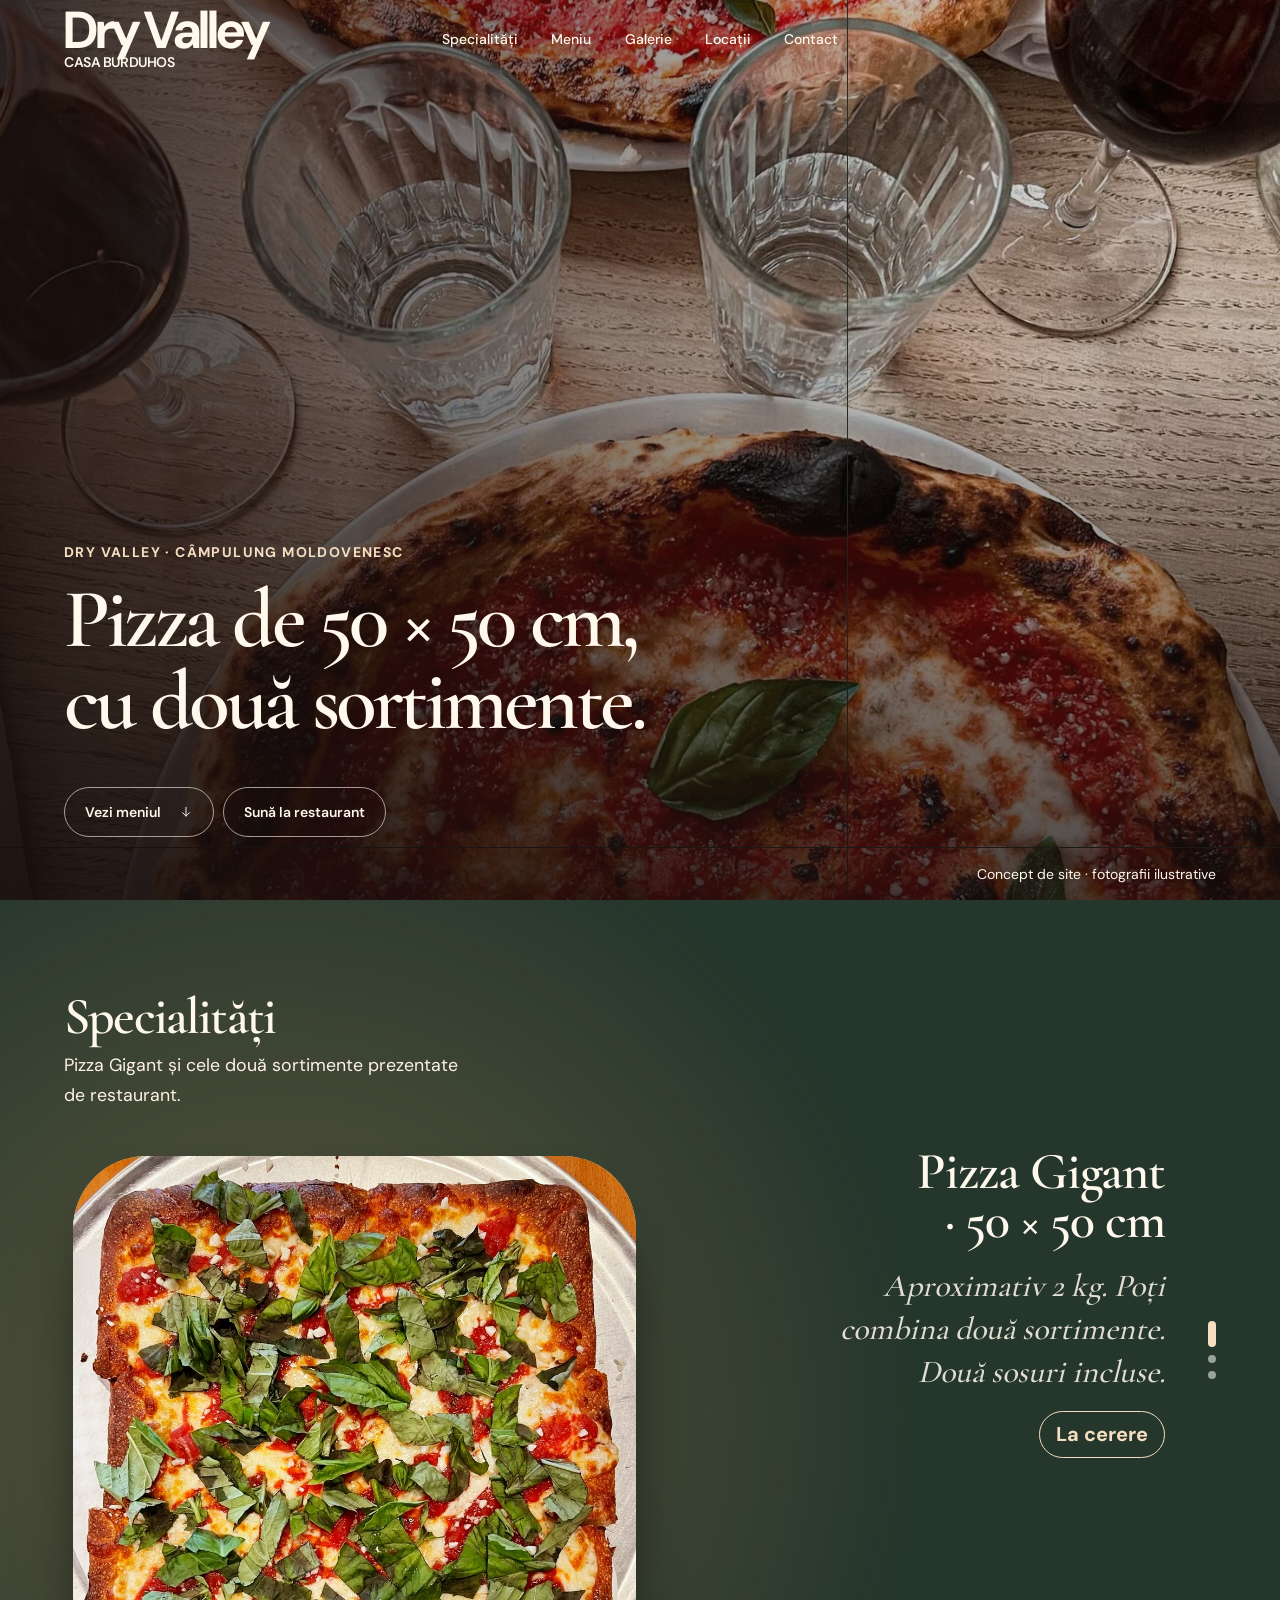
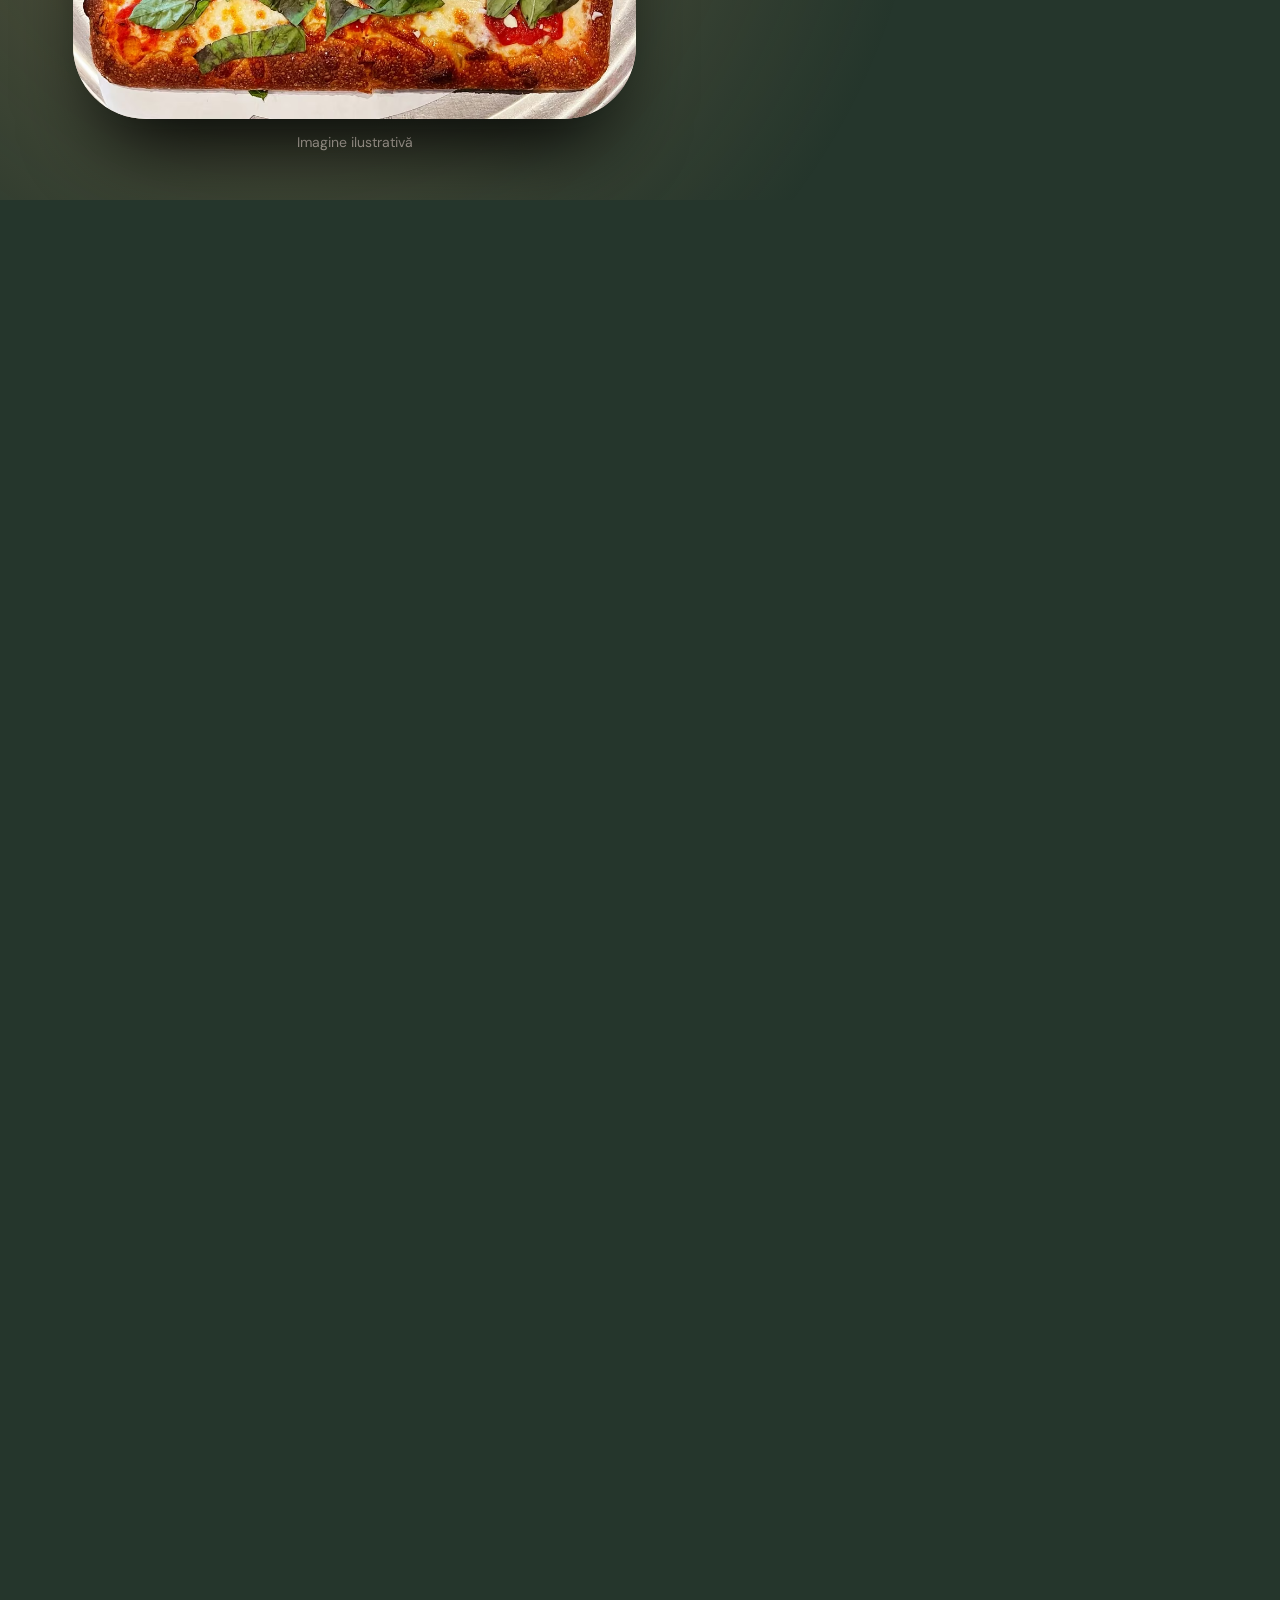
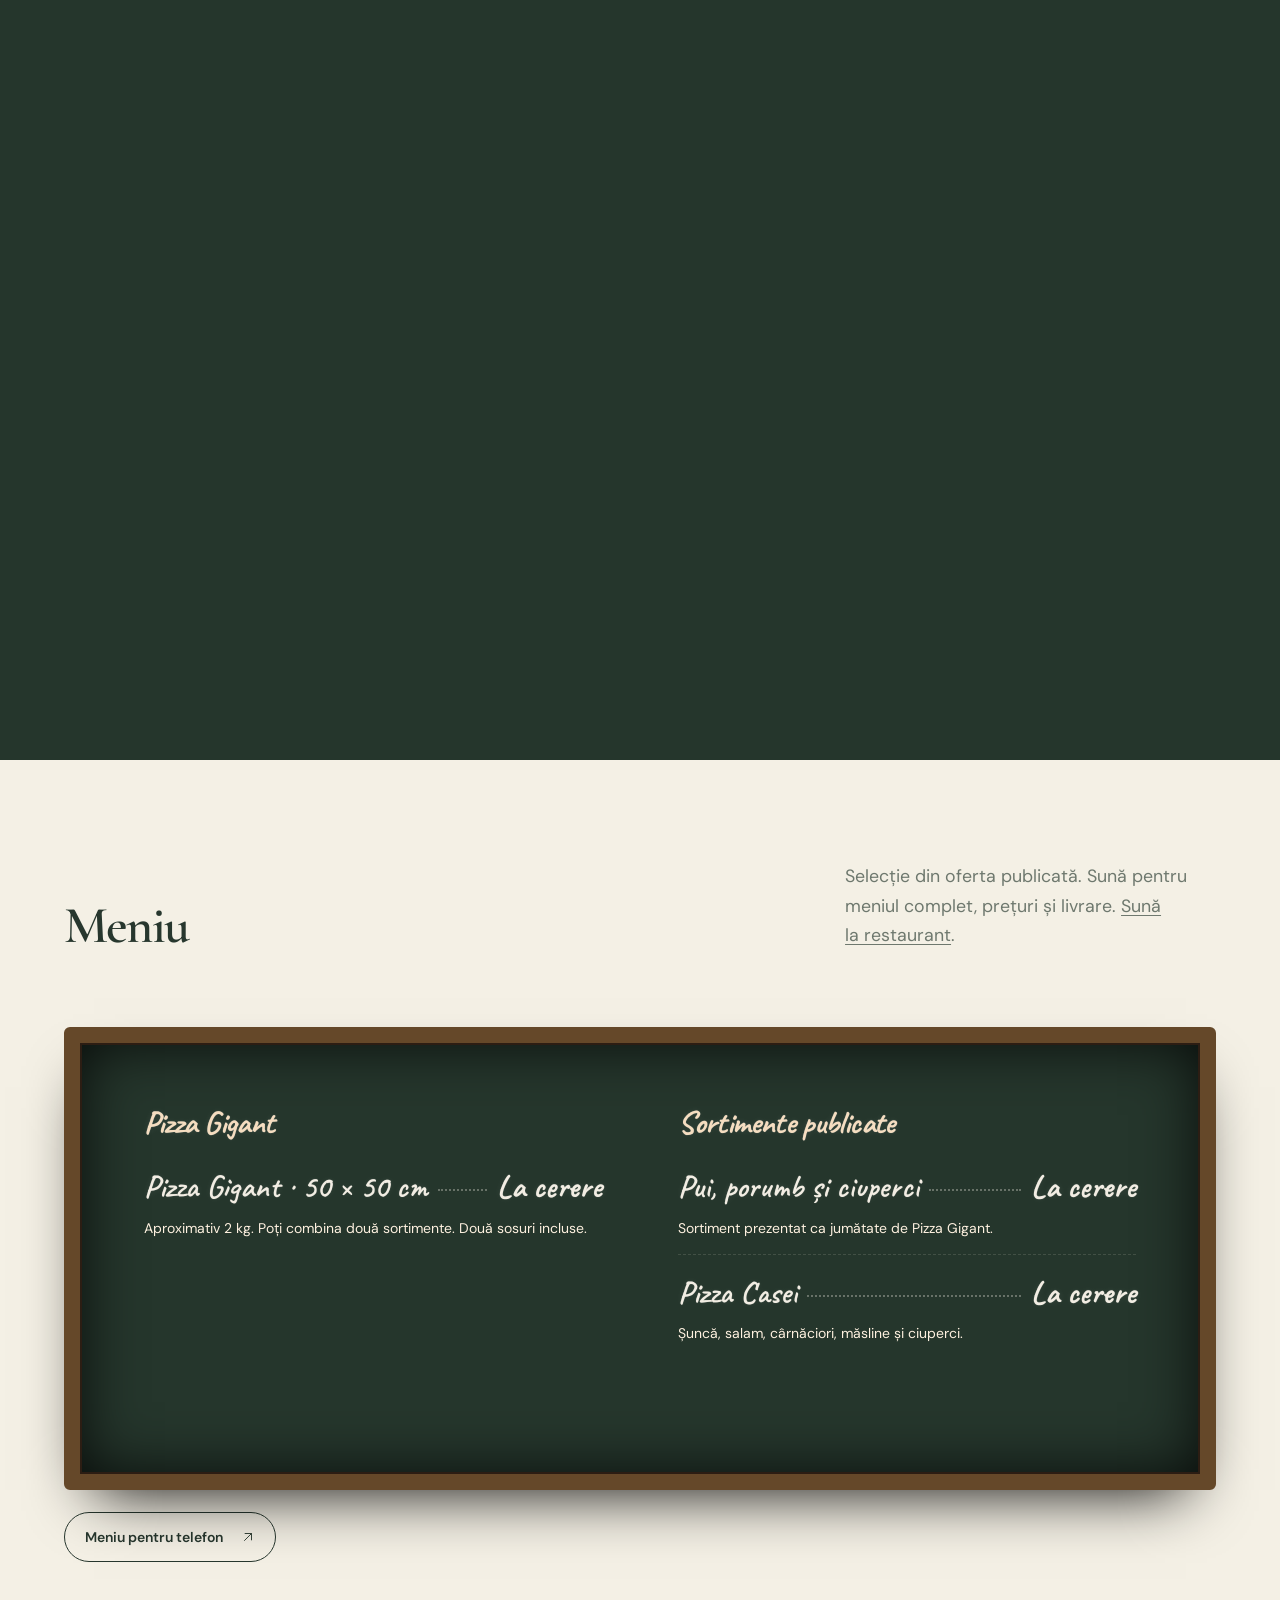
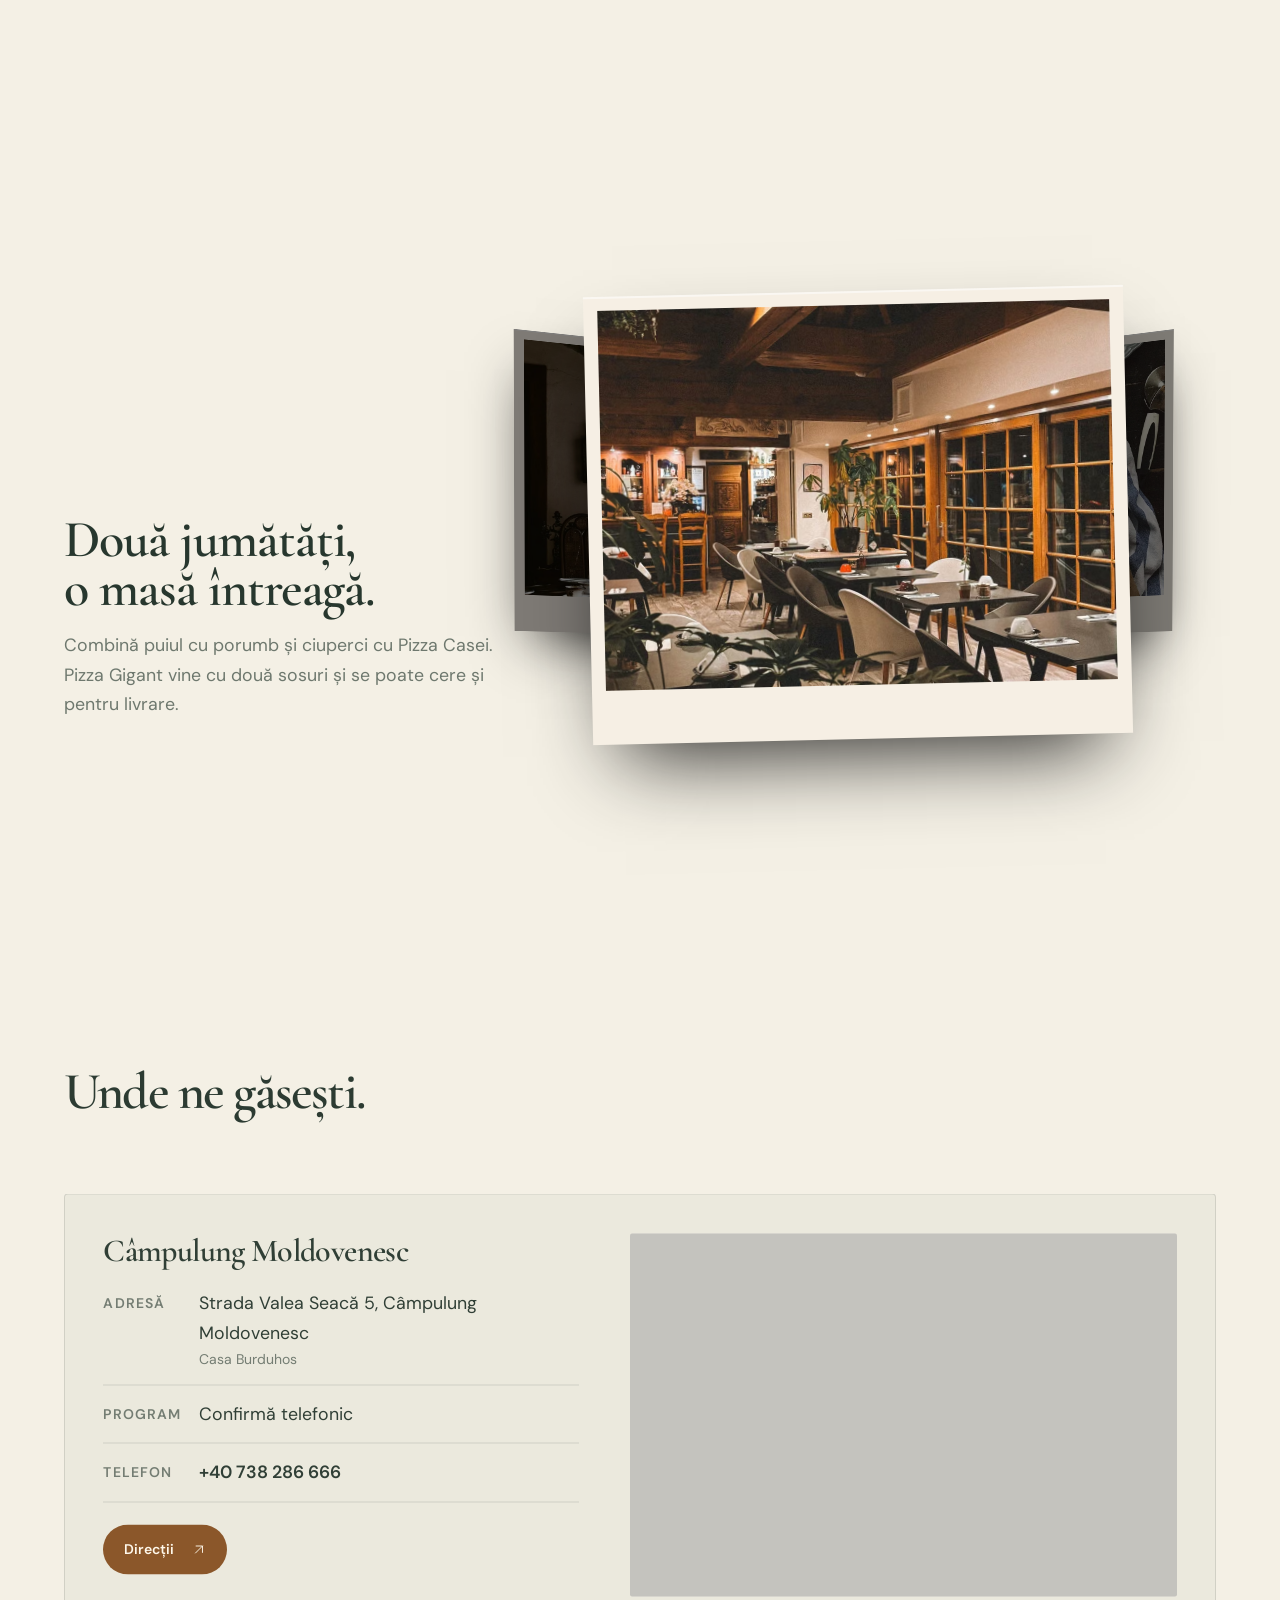
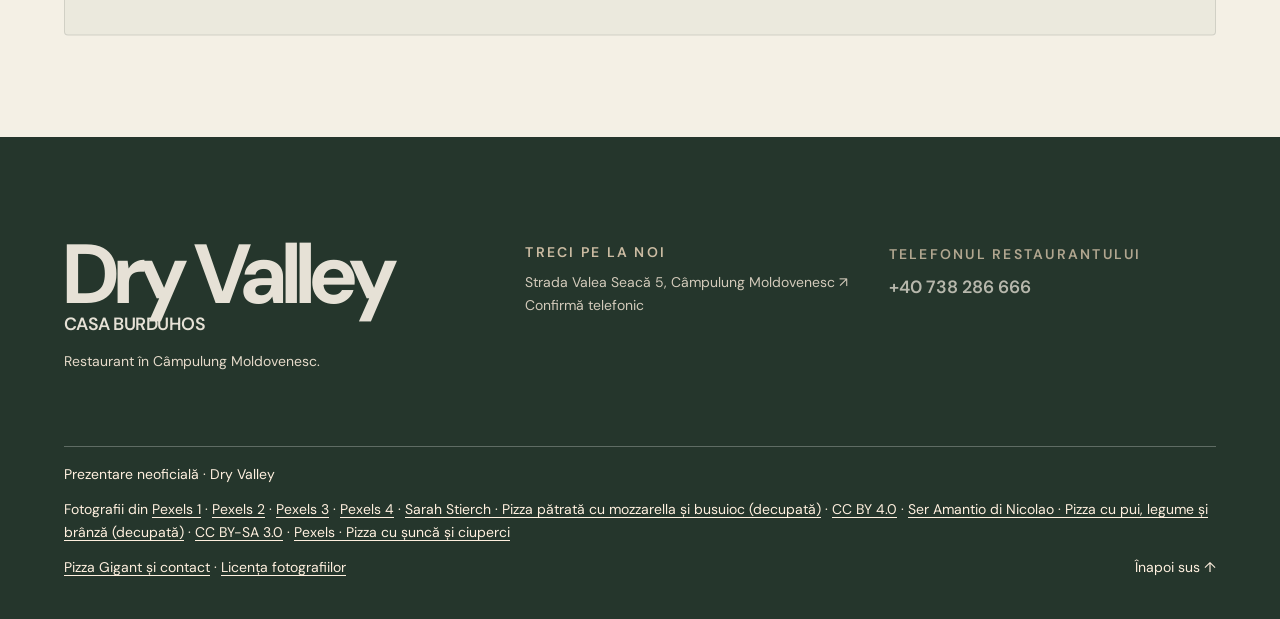
<file: index.html>
<!doctype html>
<html lang="ro">
<head>
  <meta charset="utf-8">
  <meta name="robots" content="noindex, nofollow">
  <script>document.documentElement.classList.add("js")</script>
  <meta name="viewport" content="width=device-width, initial-scale=1">
  <title>Dry Valley · Restaurant în Câmpulung Moldovenesc</title>
  <meta name="description" content="Dry Valley, restaurantul pensiunilor Casa Burduhos. Pizza Gigant cu două sortimente, pe Strada Valea Seacă 5 din Câmpulung Moldovenesc.">
  <meta name="theme-color" content="#f4f0e5">
  <meta name="color-scheme" content="only light">
  <meta name="darkreader-lock">
  <meta property="og:type" content="website">
  <meta property="og:locale" content="ro_RO">
  <meta property="og:title" content="Dry Valley · Restaurant în Câmpulung Moldovenesc">
  <meta property="og:description" content="Dry Valley, restaurantul pensiunilor Casa Burduhos. Pizza Gigant cu două sortimente, pe Strada Valea Seacă 5 din Câmpulung Moldovenesc.">
  <meta property="og:image" content="https://cojocariuemilian73.github.io/dry-valley-campulung/assets/img/restaurant/share.jpg">
  <meta property="og:image:width" content="1200">
  <meta property="og:image:height" content="630">
  <meta property="og:image:alt" content="Două pizza pe o masă de restaurant · Imagine ilustrativă">
  <meta name="twitter:card" content="summary_large_image">
  <link rel="canonical" href="https://cojocariuemilian73.github.io/dry-valley-campulung/"><meta property="og:url" content="https://cojocariuemilian73.github.io/dry-valley-campulung/">
  <link rel="icon" href="assets/img/restaurant/favicon.png" type="image/png" sizes="64x64">
  <link rel="preload" as="image" imagesrcset="assets/img/restaurant/hero-mobil-480.avif 480w, assets/img/restaurant/hero-mobil.avif 780w" imagesizes="100vw" type="image/avif" media="(max-width: 640px)">
  <link rel="preload" as="image" imagesrcset="assets/img/restaurant/hero-480.avif 480w, assets/img/restaurant/hero-960.avif 960w, assets/img/restaurant/hero.avif 1800w" imagesizes="100vw" type="image/avif" media="(min-width: 641px)">
  <link rel="preload" href="assets/fonts/cormorant-ro.woff2" as="font" type="font/woff2" crossorigin>
  <link rel="stylesheet" href="assets/css/style.css?v=f88eb092">
  <link rel="stylesheet" href="assets/css/extra.css?v=a1b1a578">
  
  <link rel="stylesheet" href="assets/css/tema-site.css?v=1feb6f44">
  <script id="program-dorohoi" type="application/json">[]</script>
  <script defer src="assets/js/main.js?v=62276c31" data-motion="assets/js/motion.js?v=0e676cb0"></script>
</head>
<body id="sus">
  <a class="skip-link" href="#continut">Sari la conținut</a>
  <header class="site-header">
    <div class="header-inner">
      <a class="wordmark" href="#sus"><span>Dry Valley</span><small>CASA BURDUHOS</small></a>
      <button type="button" class="nav-toggle" aria-haspopup="dialog" aria-controls="navigatie-mobila" hidden>Meniu <span aria-hidden="true"></span></button>
      <nav class="desktop-nav" aria-label="Navigare principală"><a href="#specialitati">Specialități</a><a href="#meniu">Meniu</a><a href="#atelier">Galerie</a><a href="#locatii">Locații</a><a href="#contact">Contact</a></nav>
    </div>
  </header>
  <dialog class="mobile-nav" id="navigatie-mobila" aria-label="Navigare mobilă">
    <div class="mobile-nav-head">
      <span class="wordmark" aria-hidden="true"><span>Dry Valley</span><small>CASA BURDUHOS</small></span>
      <form method="dialog"><button class="close-button" aria-label="Închide meniul" autofocus>×</button></form>
    </div>
    <nav aria-label="Navigare principală"><a href="#specialitati">Specialități</a><a href="#meniu">Meniu</a><a href="#atelier">Galerie</a><a href="#locatii">Locații</a><a href="#contact">Contact</a></nav>
    <a class="button button-dark" href="https://www.google.com/maps/dir/?api=1&amp;destination=Strada%20Valea%20Seac%C4%83%205%2C%20C%C3%A2mpulung%20Moldovenesc">Cum ajungi <span aria-hidden="true">↗</span></a>
  </dialog>

  <main id="continut" tabindex="-1">
    <section class="hero" aria-labelledby="hero-title">
      <div class="hero-main">
        <div class="hero-media">
          <picture class="hero-photo">
            <source media="(max-width: 640px)" type="image/avif" srcset="assets/img/restaurant/hero-mobil-480.avif 480w, assets/img/restaurant/hero-mobil.avif 780w" sizes="100vw" width="780" height="1040">
            <source media="(max-width: 640px)" type="image/webp" srcset="assets/img/restaurant/hero-mobil-480.webp 480w, assets/img/restaurant/hero-mobil.webp 780w" sizes="100vw" width="780" height="1040">
            <source type="image/avif" srcset="assets/img/restaurant/hero-480.avif 480w, assets/img/restaurant/hero-960.avif 960w, assets/img/restaurant/hero.avif 1800w" sizes="100vw"><img src="assets/img/restaurant/hero.webp" srcset="assets/img/restaurant/hero-480.webp 480w, assets/img/restaurant/hero-960.webp 960w, assets/img/restaurant/hero.webp 1800w" sizes="100vw" width="1800" height="1080" alt="Imagine ilustrativă. Două pizza pe o masă de restaurant" fetchpriority="high">
          </picture>
        </div>
        <div class="hero-copy">
          <p class="preview-kicker">Dry Valley · Câmpulung Moldovenesc</p>
          <h1 id="hero-title" data-keys="">Pizza de 50 × 50 cm,<br> cu două sortimente.</h1>
          <div class="hero-actions">
            <a class="button button-ghost" href="#meniu">Vezi meniul <svg class="arrow-icon" viewBox="0 0 24 24" fill="none" stroke="currentColor" stroke-width="1.6" stroke-linecap="round" stroke-linejoin="round" aria-hidden="true"><path d="M12 4v15m-6-6 6 6 6-6"/></svg></a>
            <a class="button button-ghost" href="tel:+40738286666">Sună la restaurant</a>
          </div>
        </div>
        <p class="preview-mark">Concept de site · fotografii ilustrative</p>
      </div>
    </section>

    <section class="specials" id="specialitati" aria-labelledby="specials-title"><div class="specials-track" style="--count:3"><div class="specials-sticky"><div class="shell specials-inner"><div class="specials-head"><h2 id="specials-title">Specialități</h2><p>Pizza Gigant și cele două sortimente prezentate de restaurant.</p></div><div class="specials-stage"><svg class="steam" viewBox="0 0 120 160" aria-hidden="true"><path d="M40 150c-14-20 14-34 0-56s12-36 0-60"/><path d="M62 150c-14-22 16-36 0-60s12-34 2-62"/><path d="M84 150c-12-18 12-32 0-52s10-30 0-52"/></svg><ul class="special-list"><li class="special" style="--i:0;--tint-own:#cd9c64" data-tint="#cd9c64"><div class="special-visual"><div class="special-photo"><picture><source type="image/avif" srcset="assets/img/restaurant/pizza-gigant-480.avif 480w, assets/img/restaurant/pizza-gigant.avif 1040w" sizes="(min-width: 900px) 46vw, 80vw"><img src="assets/img/restaurant/pizza-gigant.webp" srcset="assets/img/restaurant/pizza-gigant-480.webp 480w, assets/img/restaurant/pizza-gigant.webp 1040w" sizes="(min-width: 900px) 46vw, 80vw" width="1040" height="1040" alt="Imagine ilustrativă. Pizza pătrată cu mozzarella și busuioc" loading="lazy" decoding="async"></picture></div><small class="special-caption">Imagine ilustrativă</small></div><div class="special-copy"><h3>Pizza Gigant · 50 × 50 cm</h3><p>Aproximativ 2 kg. Poți combina două sortimente. Două sosuri incluse.</p><span class="price">La cerere</span></div></li><li class="special" style="--i:1;--tint-own:#b9c181" data-tint="#b9c181"><div class="special-visual"><div class="special-photo"><picture><source type="image/avif" srcset="assets/img/restaurant/pizza-pui-480.avif 480w, assets/img/restaurant/pizza-pui.avif 720w" sizes="(min-width: 900px) 46vw, 80vw"><img src="assets/img/restaurant/pizza-pui.webp" srcset="assets/img/restaurant/pizza-pui-480.webp 480w, assets/img/restaurant/pizza-pui.webp 720w" sizes="(min-width: 900px) 46vw, 80vw" width="720" height="720" alt="Imagine ilustrativă. Pizza cu pui, legume și brânză" loading="lazy" decoding="async"></picture></div><small class="special-caption">Imagine ilustrativă</small></div><div class="special-copy"><h3>Pui, porumb și ciuperci</h3><p>Sortiment prezentat ca jumătate de Pizza Gigant.</p><span class="price">La cerere</span></div></li><li class="special" style="--i:2;--tint-own:#db8d6c" data-tint="#db8d6c"><div class="special-visual"><div class="special-photo"><picture><source type="image/avif" srcset="assets/img/restaurant/pizza-casei-480.avif 480w, assets/img/restaurant/pizza-casei.avif 1040w" sizes="(min-width: 900px) 46vw, 80vw"><img src="assets/img/restaurant/pizza-casei.webp" srcset="assets/img/restaurant/pizza-casei-480.webp 480w, assets/img/restaurant/pizza-casei.webp 1040w" sizes="(min-width: 900px) 46vw, 80vw" width="1040" height="1040" alt="Imagine ilustrativă. Pizza cu șuncă și ciuperci" loading="lazy" decoding="async"></picture></div><small class="special-caption">Imagine ilustrativă</small></div><div class="special-copy"><h3>Pizza Casei</h3><p>Șuncă, salam, cârnăciori, măsline și ciuperci.</p><span class="price">La cerere</span></div></li></ul></div><div class="specials-dots" aria-hidden="true"><span style="--i:0"></span><span style="--i:1"></span><span style="--i:2"></span></div></div></div></div></section>

    <section class="section menu-section" id="meniu" aria-labelledby="menu-title">
      <div class="shell">
        <div class="section-intro">
          <h2 id="menu-title">Meniu</h2>
          <p class="preview-menu-note">Selecție din oferta publicată. Sună pentru meniul complet, prețuri și livrare. <a href="tel:+40738286666">Sună la restaurant</a>.</p>
        </div>
        <div class="chalkboard"><svg class="doodle doodle-cup" viewBox="0 0 120 100"><path pathLength="1" d="M22 40c20 2 40 2 58 0 1 10 1 18-2 26-6 14-48 14-54 0-3-8-3-16-2-26Z"/><path pathLength="1" d="M80 46c16-2 16 20-2 18"/><path pathLength="1" d="M8 84c30 8 74 8 104-1"/><path pathLength="1" d="M42 30c-7-8 7-12 0-21M58 30c-7-8 7-12 0-21"/></svg><svg class="doodle doodle-lemon" viewBox="0 0 100 100"><path pathLength="1" d="M50 8a42 42 0 1 1-.1 0Z"/><path pathLength="1" d="M50 18a32 32 0 1 1-.1 0Z"/><path pathLength="1" d="M50 18v64M18 50h64M27 27l46 46M73 27 27 73"/></svg><div class="board-filters" role="group" aria-label="Filtrează meniul"></div><div class="board-cols"><section class="board-group" data-category="pizza-gigant"><h3>Pizza Gigant</h3><ul class="board-list"><li class="board-item" data-pid="pizza-gigant-50-50-cm" data-tags="" style="view-transition-name: produs-0"><div class="board-line"><span class="board-thumb" aria-hidden="true"><picture><source type="image/avif" srcset="assets/img/restaurant/pizza-gigant-480.avif 480w, assets/img/restaurant/pizza-gigant.avif 1040w" sizes="52px"><img src="assets/img/restaurant/pizza-gigant.webp" srcset="assets/img/restaurant/pizza-gigant-480.webp 480w, assets/img/restaurant/pizza-gigant.webp 1040w" sizes="52px" width="1040" height="1040" alt="Imagine ilustrativă. Pizza pătrată cu mozzarella și busuioc" loading="lazy" decoding="async"></picture></span><h4>Pizza Gigant · 50 × 50 cm</h4><span class="board-dots" aria-hidden="true"></span><span class="board-price">La cerere</span></div><p>Aproximativ 2 kg. Poți combina două sortimente. Două sosuri incluse.</p></li></ul></section><section class="board-group" data-category="sortimente"><h3>Sortimente publicate</h3><ul class="board-list"><li class="board-item" data-pid="pui-porumb-si-ciuperci" data-tags="" style="view-transition-name: produs-1"><div class="board-line"><span class="board-thumb" aria-hidden="true"><picture><source type="image/avif" srcset="assets/img/restaurant/pizza-pui-480.avif 480w, assets/img/restaurant/pizza-pui.avif 720w" sizes="52px"><img src="assets/img/restaurant/pizza-pui.webp" srcset="assets/img/restaurant/pizza-pui-480.webp 480w, assets/img/restaurant/pizza-pui.webp 720w" sizes="52px" width="720" height="720" alt="Imagine ilustrativă. Pizza cu pui, legume și brânză" loading="lazy" decoding="async"></picture></span><h4>Pui, porumb și ciuperci</h4><span class="board-dots" aria-hidden="true"></span><span class="board-price">La cerere</span></div><p>Sortiment prezentat ca jumătate de Pizza Gigant.</p></li><li class="board-item" data-pid="pizza-casei" data-tags="" style="view-transition-name: produs-2"><div class="board-line"><span class="board-thumb" aria-hidden="true"><picture><source type="image/avif" srcset="assets/img/restaurant/pizza-casei-480.avif 480w, assets/img/restaurant/pizza-casei.avif 1040w" sizes="52px"><img src="assets/img/restaurant/pizza-casei.webp" srcset="assets/img/restaurant/pizza-casei-480.webp 480w, assets/img/restaurant/pizza-casei.webp 1040w" sizes="52px" width="1040" height="1040" alt="Imagine ilustrativă. Pizza cu șuncă și ciuperci" loading="lazy" decoding="async"></picture></span><h4>Pizza Casei</h4><span class="board-dots" aria-hidden="true"></span><span class="board-price">La cerere</span></div><p>Șuncă, salam, cârnăciori, măsline și ciuperci.</p></li></ul></section></div><p class="board-empty" hidden>Nimic pe filtrul ăsta. Încearcă altul.</p><p class="sr-only" role="status" aria-live="polite" data-board-status></p></div>
        <p class="preview-qr-link"><a class="button button-outline" href="meniu.html">Meniu pentru telefon <svg class="arrow-icon" viewBox="0 0 24 24" fill="none" stroke="currentColor" stroke-width="1.6" stroke-linecap="round" stroke-linejoin="round" aria-hidden="true"><path d="M6 18 18 6M7 6h11v11"/></svg></a></p>
      </div>
    </section>


    <section class="section wood" id="atelier" aria-labelledby="wood-title">
      <div class="wood-pin">
        <div class="wood-window" aria-hidden="true"><div class="ww-photos"><div class="ww-frame" style="--i:0;--w:1024;--h:760;--rot:-2.2deg;--dx:0px;--dy:0px"><div class="ww-photo"><picture><source type="image/avif" srcset="assets/img/restaurant/table-480.avif 480w, assets/img/restaurant/table.avif 1024w" sizes="(min-width: 900px) 800px, 90vw"><img src="assets/img/restaurant/table.webp" srcset="assets/img/restaurant/table-480.webp 480w, assets/img/restaurant/table.webp 1024w" sizes="(min-width: 900px) 800px, 90vw" width="1024" height="760" alt="Imagine ilustrativă. Interior rustic de restaurant, fotografie ilustrativă" loading="lazy" decoding="async"></picture></div><p class="ww-cap"></p></div><div class="ww-frame" style="--i:1;--w:1024;--h:760;--rot:1.8deg;--dx:26px;--dy:-14px"><div class="ww-photo"><picture><source type="image/avif" srcset="assets/img/restaurant/pizza-480.avif 480w, assets/img/restaurant/pizza.avif 1024w" sizes="(min-width: 900px) 800px, 90vw"><img src="assets/img/restaurant/pizza.webp" srcset="assets/img/restaurant/pizza-480.webp 480w, assets/img/restaurant/pizza.webp 1024w" sizes="(min-width: 900px) 800px, 90vw" width="1024" height="760" alt="Imagine ilustrativă. Pizza servită pe o masă de lemn" loading="lazy" decoding="async"></picture></div><p class="ww-cap"></p></div><div class="ww-frame" style="--i:2;--w:1024;--h:760;--rot:-1.2deg;--dx:-22px;--dy:12px"><div class="ww-photo"><picture><source type="image/avif" srcset="assets/img/restaurant/detail-480.avif 480w, assets/img/restaurant/detail.avif 1024w" sizes="(min-width: 900px) 800px, 90vw"><img src="assets/img/restaurant/detail.webp" srcset="assets/img/restaurant/detail-480.webp 480w, assets/img/restaurant/detail.webp 1024w" sizes="(min-width: 900px) 800px, 90vw" width="1024" height="760" alt="Imagine ilustrativă. Sală de restaurant cu fereastră arcuită, fotografie ilustrativă" loading="lazy" decoding="async"></picture></div><p class="ww-cap"></p></div></div><div class="ww-shade"></div><div class="ww-copy"><p class="ww-title">Două jumătăți,<br> o masă întreagă.</p><p class="ww-text">Combină puiul cu porumb și ciuperci cu Pizza Casei. Pizza Gigant vine cu două sosuri și se poate cere și pentru livrare.</p></div></div>
        <div class="shell wood-layout">
          <div class="wood-head">
            <h2 id="wood-title">Două jumătăți,<br> o masă întreagă.</h2>
            <p>Combină puiul cu porumb și ciuperci cu Pizza Casei. Pizza Gigant vine cu două sosuri și se poate cere și pentru livrare.</p>
          </div>
          <div class="wood-rail" role="region" aria-label="Galerie de imagini ilustrative, derulează spre dreapta" tabindex="0">
            <ul class="wood-strip"><li class="wood-figure is-wide w0"><div class="image-frame"><picture><source type="image/avif" srcset="assets/img/restaurant/table-480.avif 480w, assets/img/restaurant/table.avif 1024w" sizes="(min-width: 900px) 46vh, 78vw"><img src="assets/img/restaurant/table.webp" srcset="assets/img/restaurant/table-480.webp 480w, assets/img/restaurant/table.webp 1024w" sizes="(min-width: 900px) 46vh, 78vw" width="1024" height="760" alt="Imagine ilustrativă. Interior rustic de restaurant, fotografie ilustrativă" loading="lazy" decoding="async"></picture></div></li><li class="wood-figure is-wide w1"><div class="image-frame"><picture><source type="image/avif" srcset="assets/img/restaurant/pizza-480.avif 480w, assets/img/restaurant/pizza.avif 1024w" sizes="(min-width: 900px) 46vh, 78vw"><img src="assets/img/restaurant/pizza.webp" srcset="assets/img/restaurant/pizza-480.webp 480w, assets/img/restaurant/pizza.webp 1024w" sizes="(min-width: 900px) 46vh, 78vw" width="1024" height="760" alt="Imagine ilustrativă. Pizza servită pe o masă de lemn" loading="lazy" decoding="async"></picture></div></li><li class="wood-figure is-wide w2"><div class="image-frame"><picture><source type="image/avif" srcset="assets/img/restaurant/detail-480.avif 480w, assets/img/restaurant/detail.avif 1024w" sizes="(min-width: 900px) 46vh, 78vw"><img src="assets/img/restaurant/detail.webp" srcset="assets/img/restaurant/detail-480.webp 480w, assets/img/restaurant/detail.webp 1024w" sizes="(min-width: 900px) 46vh, 78vw" width="1024" height="760" alt="Imagine ilustrativă. Sală de restaurant cu fereastră arcuită, fotografie ilustrativă" loading="lazy" decoding="async"></picture></div></li></ul>
          </div>
        </div>
      </div>
    </section>

    <section class="section locations" id="locatii" aria-labelledby="locations-title">
      <div class="shell">
        <div class="section-intro">
          <h2 id="locations-title">Unde ne găsești.</h2>
        </div>
        <div class="locations-grid"><article class="location-card" aria-labelledby="loc-campulungsmoldovenesc-1"><h3 id="loc-campulungsmoldovenesc-1">Câmpulung Moldovenesc</h3><dl class="location-facts"><div><dt>Adresă</dt><dd>Strada Valea Seacă 5, Câmpulung Moldovenesc<span>Casa Burduhos</span></dd></div><div><dt>Program</dt><dd>Confirmă telefonic</dd></div><div><dt>Telefon</dt><dd><a class="location-phone" href="tel:+40738286666">+40 738 286 666</a><span class="chips"></span></dd></div></dl><a class="button button-dark" href="https://www.google.com/maps/dir/?api=1&amp;destination=Strada%20Valea%20Seac%C4%83%205%2C%20C%C3%A2mpulung%20Moldovenesc">Direcții <svg class="arrow-icon" viewBox="0 0 24 24" fill="none" stroke="currentColor" stroke-width="1.6" stroke-linecap="round" stroke-linejoin="round" aria-hidden="true"><path d="M6 18 18 6M7 6h11v11"/></svg></a><figure class="location-map" data-lenis-prevent><iframe src="https://www.google.com/maps?q=Strada%20Valea%20Seac%C4%83%205%2C%20C%C3%A2mpulung%20Moldovenesc&amp;z=16&amp;output=embed&amp;hl=ro" title="Hartă: Dry Valley Câmpulung Moldovenesc, Strada Valea Seacă 5" loading="lazy" referrerpolicy="strict-origin-when-cross-origin" allowfullscreen></iframe></figure></article></div>
      </div>
    </section>
  </main>

  <footer class="site-footer" id="contact">
    <div class="shell">
      <div class="footer-grid">
        <div class="footer-brand">
          <a class="wordmark" href="#sus"><span>Dry Valley</span><small>CASA BURDUHOS</small></a>
          <p>Restaurant în Câmpulung Moldovenesc.</p>
          
        </div>
        <div>
          <h2 class="eyebrow">Treci pe la noi</h2>
          <address><a href="https://www.google.com/maps/dir/?api=1&amp;destination=Strada%20Valea%20Seac%C4%83%205%2C%20C%C3%A2mpulung%20Moldovenesc">Strada Valea Seacă 5, Câmpulung Moldovenesc <span aria-hidden="true">↗</span></a></address>
          <p>Confirmă telefonic</p>
        </div>
        <div>
          <h2 class="eyebrow">Telefonul restaurantului</h2>
          <a class="footer-phone" href="tel:+40738286666">+40 738 286 666</a>
          <ul class="contact-links"></ul>
        </div>
      </div>
      <div class="footer-base"><p>Prezentare neoficială · Dry Valley</p><p class="photo-credits">Fotografii din <a href="https://www.pexels.com/photo/12228097/">Pexels 1</a> · <a href="https://www.pexels.com/photo/30457533/">Pexels 2</a> · <a href="https://www.pexels.com/photo/10313199/">Pexels 3</a> · <a href="https://www.pexels.com/photo/16131605/">Pexels 4</a> · <a href="https://commons.wikimedia.org/wiki/File:PizzaLeah_-_2021-10-23_-_Sarah_Stierch_05.jpg">Sarah Stierch · Pizza pătrată cu mozzarella și busuioc (decupată)</a> · <a href="https://creativecommons.org/licenses/by/4.0/">CC BY 4.0</a> · <a href="https://commons.wikimedia.org/wiki/File:8-inch_Spring_Chicken_pizza_from_Ledo_Pizza.jpg">Ser Amantio di Nicolao · Pizza cu pui, legume și brânză (decupată)</a> · <a href="https://creativecommons.org/licenses/by-sa/3.0/">CC BY-SA 3.0</a> · <a href="https://www.pexels.com/photo/12288354/">Pexels · Pizza cu șuncă și ciuperci</a></p><p class="preview-source"><a href="https://www.restaurants10.com/RO/C%C3%A2mpulung-Moldovenesc/107871751480113/Dry-Valley-Casa-Burduhos">Pizza Gigant și contact</a> · <a href="https://www.pexels.com/license/">Licența fotografiilor</a></p><a href="#sus">Înapoi sus <span aria-hidden="true">↑</span></a></div>
    </div>
  </footer>

  <div class="mobile-actions" aria-label="Acțiuni rapide">
    <a href="tel:+40738286666">Sună</a>
    <a href="https://www.google.com/maps/dir/?api=1&amp;destination=Strada%20Valea%20Seac%C4%83%205%2C%20C%C3%A2mpulung%20Moldovenesc">Direcții <span aria-hidden="true">↗</span></a>
  </div>

  
  <script defer src="assets/js/extra.js?v=c9b80ef7"></script>
  
</body>
</html>
</file>
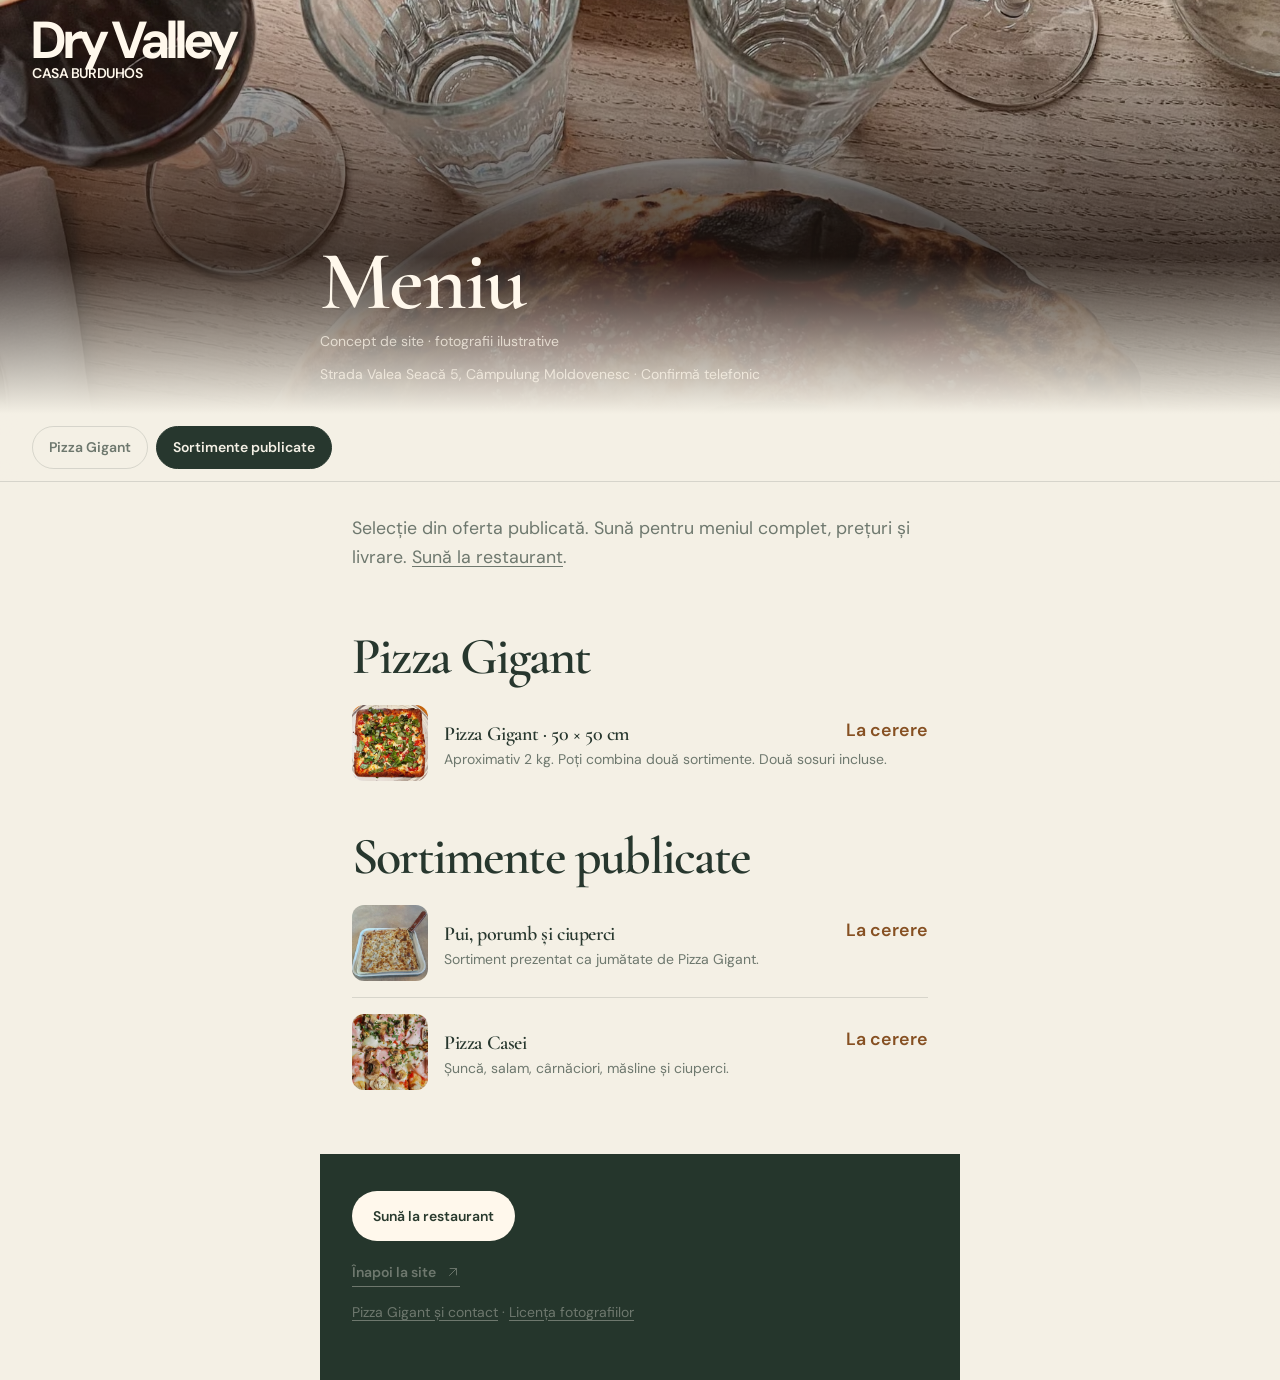
<file: meniu.html>
<!doctype html>
<html lang="ro">
<head>
  <meta charset="utf-8">
  <meta name="robots" content="noindex, nofollow">
  <meta name="viewport" content="width=device-width, initial-scale=1, viewport-fit=cover">
  <title>Meniu · Dry Valley</title>
  <meta name="description" content="Dry Valley, restaurantul pensiunilor Casa Burduhos. Pizza Gigant cu două sortimente, pe Strada Valea Seacă 5 din Câmpulung Moldovenesc.">
  <meta name="theme-color" content="#f4f0e5">
  <meta name="color-scheme" content="only light">
  <meta name="darkreader-lock">
  <link rel="icon" href="assets/img/restaurant/favicon.png" type="image/png" sizes="64x64">
  <link rel="preload" href="assets/fonts/cormorant-ro.woff2" as="font" type="font/woff2" crossorigin>
  <link rel="stylesheet" href="assets/css/style.css?v=f88eb092">
  <link rel="stylesheet" href="assets/css/meniu.css?v=4e2ec226">
  
  <link rel="stylesheet" href="assets/css/tema-site.css?v=1feb6f44">
</head>
<body class="qm">
  <header class="qm-head">
    <div class="qm-cover" aria-hidden="true"><picture><source type="image/avif" srcset="assets/img/restaurant/hero-480.avif 480w, assets/img/restaurant/hero-960.avif 960w, assets/img/restaurant/hero.avif 1800w" sizes="100vw"><img src="assets/img/restaurant/hero.webp" srcset="assets/img/restaurant/hero-480.webp 480w, assets/img/restaurant/hero-960.webp 960w, assets/img/restaurant/hero.webp 1800w" sizes="100vw" width="1800" height="1080" alt="Imagine ilustrativă. Două pizza pe o masă de restaurant" fetchpriority="high"></picture></div>
    <div class="qm-head-copy">
      <a class="wordmark" href="./"><span>Dry Valley</span><small>CASA BURDUHOS</small></a>
      <h1>Meniu</h1>
      <p class="preview-qr-mark">Concept de site · fotografii ilustrative</p>
      <p>Strada Valea Seacă 5, Câmpulung Moldovenesc · Confirmă telefonic</p>
    </div>
  </header>

  <nav class="qm-nav" aria-label="Categorii"><a class="qm-chip" href="#pizza-gigant">Pizza Gigant</a><a class="qm-chip" href="#sortimente">Sortimente publicate</a></nav>

  <main class="qm-main"><p class="preview-menu-note">Selecție din oferta publicată. Sună pentru meniul complet, prețuri și livrare. <a href="tel:+40738286666">Sună la restaurant</a>.</p><section class="qm-section" id="pizza-gigant"><h2>Pizza Gigant</h2><ul class="qm-list"><li class="qm-item" data-pid="pizza-gigant-50-50-cm"><div class="qm-thumb"><picture><source type="image/avif" srcset="assets/img/restaurant/pizza-gigant-480.avif 480w, assets/img/restaurant/pizza-gigant.avif 1040w" sizes="76px"><img src="assets/img/restaurant/pizza-gigant.webp" srcset="assets/img/restaurant/pizza-gigant-480.webp 480w, assets/img/restaurant/pizza-gigant.webp 1040w" sizes="76px" width="1040" height="1040" alt="Imagine ilustrativă. Pizza pătrată cu mozzarella și busuioc" loading="lazy" decoding="async"></picture></div><h3>Pizza Gigant · 50 × 50 cm</h3><span class="price">La cerere</span><p>Aproximativ 2 kg. Poți combina două sortimente. Două sosuri incluse.</p></li></ul></section><section class="qm-section" id="sortimente"><h2>Sortimente publicate</h2><ul class="qm-list"><li class="qm-item" data-pid="pui-porumb-si-ciuperci"><div class="qm-thumb"><picture><source type="image/avif" srcset="assets/img/restaurant/pizza-pui-480.avif 480w, assets/img/restaurant/pizza-pui.avif 720w" sizes="76px"><img src="assets/img/restaurant/pizza-pui.webp" srcset="assets/img/restaurant/pizza-pui-480.webp 480w, assets/img/restaurant/pizza-pui.webp 720w" sizes="76px" width="720" height="720" alt="Imagine ilustrativă. Pizza cu pui, legume și brânză" loading="lazy" decoding="async"></picture></div><h3>Pui, porumb și ciuperci</h3><span class="price">La cerere</span><p>Sortiment prezentat ca jumătate de Pizza Gigant.</p></li><li class="qm-item" data-pid="pizza-casei"><div class="qm-thumb"><picture><source type="image/avif" srcset="assets/img/restaurant/pizza-casei-480.avif 480w, assets/img/restaurant/pizza-casei.avif 1040w" sizes="76px"><img src="assets/img/restaurant/pizza-casei.webp" srcset="assets/img/restaurant/pizza-casei-480.webp 480w, assets/img/restaurant/pizza-casei.webp 1040w" sizes="76px" width="1040" height="1040" alt="Imagine ilustrativă. Pizza cu șuncă și ciuperci" loading="lazy" decoding="async"></picture></div><h3>Pizza Casei</h3><span class="price">La cerere</span><p>Șuncă, salam, cârnăciori, măsline și ciuperci.</p></li></ul></section></main>

  <footer class="qm-foot">
    <a class="button button-light" href="tel:+40738286666">Sună la restaurant</a>
    <a class="text-link" href="./">Înapoi la site <svg class="arrow-icon" viewBox="0 0 24 24" fill="none" stroke="currentColor" stroke-width="1.6" stroke-linecap="round" stroke-linejoin="round" aria-hidden="true"><path d="M6 18 18 6M7 6h11v11"/></svg></a>
    <p class="preview-source"><a href="https://www.restaurants10.com/RO/C%C3%A2mpulung-Moldovenesc/107871751480113/Dry-Valley-Casa-Burduhos">Pizza Gigant și contact</a> · <a href="https://www.pexels.com/license/">Licența fotografiilor</a></p>
  </footer>

  <script>
    // Categoria pe care o citești rămâne aprinsă sus.
    (() => {
      const chips = [...document.querySelectorAll(".qm-chip")];
      const bar = document.querySelector(".qm-nav");
      const mark = (id) => chips.forEach((chip) => {
        const on = chip.hash === "#" + id;
        chip.toggleAttribute("aria-current", on);
        if (on) bar.scrollTo({ left: chip.offsetLeft - 16, behavior: "smooth" });
      });
      const seen = new IntersectionObserver((entries) => {
        for (const entry of entries) if (entry.isIntersecting) mark(entry.target.id);
      }, { rootMargin: "-30% 0px -60% 0px" });
      document.querySelectorAll(".qm-section").forEach((section) => seen.observe(section));
    })();
  </script>
  
</body>
</html>
</file>
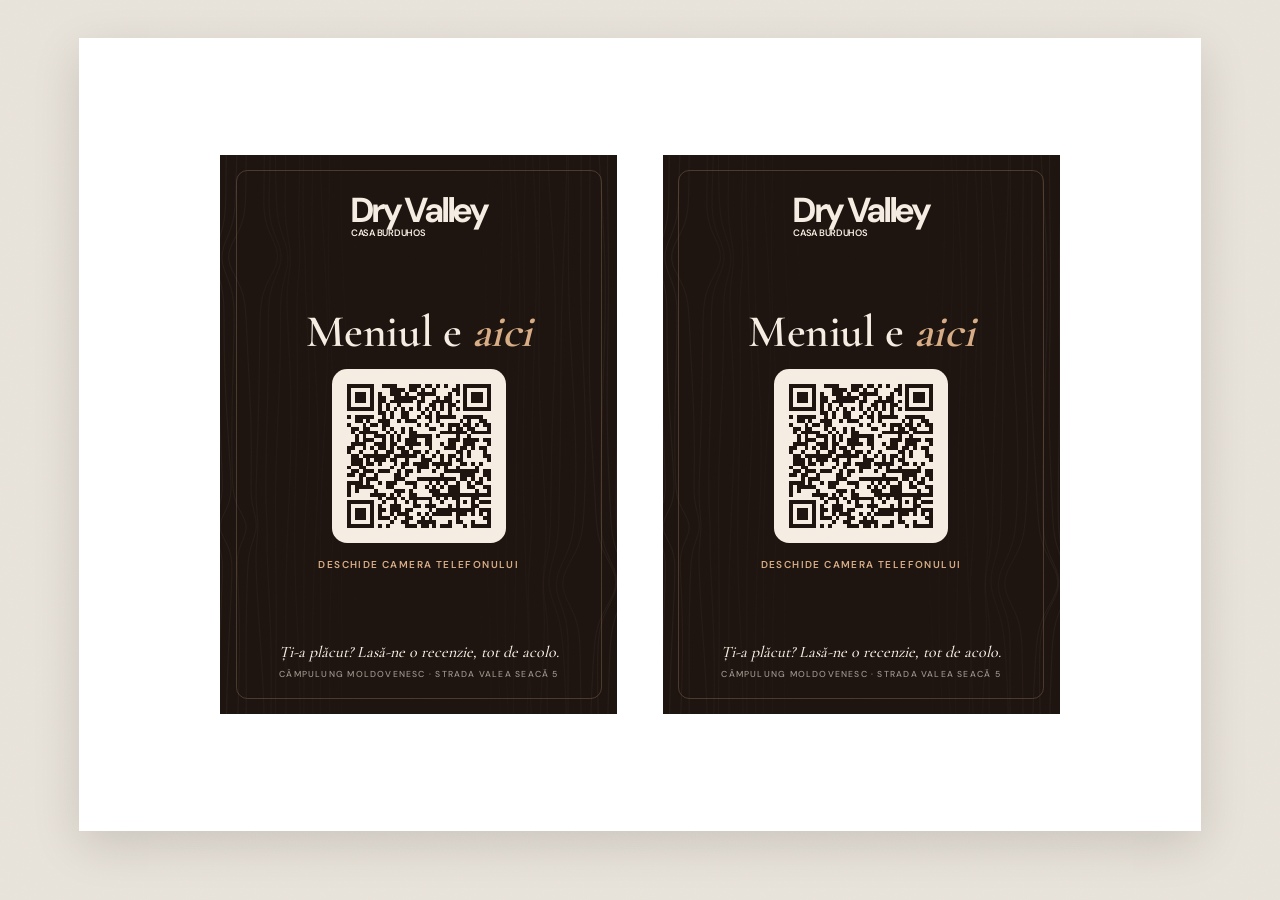
<file: print/card-masa.html>
<!doctype html>
<html lang="ro">
<head>
  <meta charset="utf-8">
  <title>Cartonaș de masă — Dry Valley</title>
  <meta name="robots" content="noindex">
  <link rel="stylesheet" href="../assets/css/style.css?v=f88eb092">
  <style>
    /* Două cartonașe A6 (105 × 148 mm) pe o foaie A4 culcată, cu semne de tăiere. */
    @page { size: A4 landscape; margin: 0; }
    html, body { margin: 0; background: #e9e4dc; }
    body { -webkit-print-color-adjust: exact; print-color-adjust: exact; }
    .sheet { width: 297mm; height: 210mm; display: flex; align-items: center; justify-content: center; gap: 12mm; background: #fff; margin: 0 auto; }
    .card { position: relative; width: 105mm; height: 148mm; overflow: hidden; display: grid; grid-template-rows: auto 1fr auto; padding: 11mm 10mm 9mm; box-sizing: border-box; color: #f5eee4; text-align: center;
      background:
        url("../assets/img/nervuri-stanga.svg") left -8mm top -20mm / 46mm auto repeat-y,
        url("../assets/img/nervuri-dreapta.svg") right -8mm top 30mm / 46mm auto repeat-y,
        #1f1612; }
    .card::after { content: ""; position: absolute; inset: 4mm; border: .25mm solid #d9b08a40; border-radius: 3mm; pointer-events: none; }
    .card .wordmark { justify-self: center; color: #f5eee4; }
    .card .wordmark span { font-size: 26pt; }
    .card .wordmark small { font-size: 7pt; }
    .card-mid { display: grid; align-content: center; justify-items: center; gap: 4mm; }
    .card h1 { margin: 0; font: 600 34pt/1 var(--serif); letter-spacing: -.01em; }
    .card h1 em { font-style: italic; color: #d9b08a; }
    .qr { width: 46mm; height: 46mm; padding: 4mm; background: #f5eee4; border-radius: 4mm; }
    .qr svg { display: block; width: 100%; height: 100%; }
    .hint { margin: 0; font: 600 7.5pt/1.4 var(--sans); letter-spacing: .14em; text-transform: uppercase; color: #d9b08a; }
    .card-foot { display: grid; gap: 1.5mm; }
    .card-foot p { margin: 0; font: italic 500 12pt/1.25 var(--serif); }
    .card-foot small { font: 500 6.5pt/1.4 var(--sans); letter-spacing: .14em; text-transform: uppercase; color: #f5eee499; }
    @media screen { body { padding: 10mm 0; } .sheet { box-shadow: 0 4mm 12mm #0002; } }
  </style>
</head>
<body>
  <div class="sheet">
    <div class="card">
      <span class="wordmark"><span>Dry Valley</span><small>CASA BURDUHOS</small></span>
      <div class="card-mid">
        <h1>Meniul e <em>aici</em></h1>
        <div class="qr" role="img" aria-label="Cod QR spre meniu"><svg xmlns="http://www.w3.org/2000/svg" viewBox="0 0 37 37" shape-rendering="crispEdges" class="segno"><path class="qrline" stroke="#1f1612" d="M0 0.5h7m2 0h4m3 0h3m1 0h2m1 0h1m1 0h1m2 0h1m1 0h7m-37 1h1m5 0h1m4 0h4m1 0h2m1 0h1m2 0h1m4 0h2m1 0h1m5 0h1m-37 1h1m1 0h3m1 0h1m1 0h1m2 0h3m1 0h1m2 0h5m3 0h1m1 0h1m1 0h1m1 0h3m1 0h1m-37 1h1m1 0h3m1 0h1m1 0h2m2 0h6m1 0h1m3 0h1m1 0h2m3 0h1m1 0h3m1 0h1m-37 1h1m1 0h3m1 0h1m1 0h2m1 0h6m1 0h2m2 0h5m1 0h1m1 0h1m1 0h3m1 0h1m-37 1h1m5 0h1m1 0h1m1 0h1m2 0h1m4 0h1m2 0h2m1 0h1m1 0h2m2 0h1m5 0h1m-37 1h7m1 0h1m1 0h1m1 0h1m1 0h1m1 0h1m1 0h1m1 0h1m1 0h1m1 0h1m1 0h1m1 0h1m1 0h7m-29 1h2m1 0h1m2 0h2m3 0h1m1 0h1m1 0h1m2 0h1m-27 1h1m1 0h5m2 0h1m1 0h1m2 0h2m2 0h1m1 0h2m1 0h5m2 0h5m-33 1h2m1 0h1m2 0h3m2 0h1m1 0h3m3 0h1m1 0h1m5 0h1m1 0h1m2 0h2m-36 1h1m3 0h1m1 0h2m1 0h2m7 0h1m1 0h1m3 0h1m1 0h3m1 0h2m1 0h1m1 0h2m-36 1h2m1 0h2m3 0h1m1 0h1m2 0h1m1 0h1m4 0h2m3 0h1m1 0h2m1 0h2m3 0h1m-36 1h1m1 0h5m2 0h1m1 0h1m1 0h1m1 0h2m6 0h7m1 0h5m-35 1h1m1 0h1m2 0h3m1 0h1m1 0h1m2 0h6m1 0h1m4 0h1m2 0h1m-30 1h1m1 0h3m2 0h1m1 0h1m1 0h1m1 0h3m2 0h2m4 0h3m1 0h4m1 0h2m-36 1h4m2 0h3m1 0h2m2 0h4m1 0h2m2 0h1m1 0h2m2 0h3m3 0h1m-37 1h2m2 0h1m1 0h1m1 0h2m1 0h1m1 0h2m1 0h1m4 0h1m3 0h3m1 0h2m1 0h1m1 0h2m-36 1h1m2 0h1m3 0h1m2 0h2m2 0h2m1 0h2m1 0h1m2 0h1m4 0h2m1 0h1m3 0h1m-35 1h2m1 0h7m1 0h6m1 0h1m2 0h1m1 0h1m1 0h2m1 0h1m1 0h1m3 0h2m-36 1h3m1 0h1m1 0h3m1 0h2m2 0h1m3 0h3m2 0h1m1 0h1m1 0h2m6 0h1m-36 1h3m1 0h2m1 0h1m3 0h1m1 0h2m1 0h4m1 0h5m2 0h2m1 0h1m1 0h1m-35 1h1m2 0h2m6 0h1m2 0h1m3 0h3m2 0h1m1 0h1m2 0h1m4 0h1m-33 1h2m1 0h3m1 0h3m2 0h1m1 0h2m1 0h1m3 0h1m2 0h9m1 0h2m-37 1h2m1 0h2m2 0h1m4 0h2m1 0h1m8 0h1m4 0h4m2 0h2m-34 1h1m1 0h3m4 0h3m3 0h10m1 0h2m1 0h1m1 0h1m1 0h1m-37 1h4m1 0h1m2 0h1m1 0h3m2 0h3m3 0h1m1 0h1m1 0h1m2 0h1m2 0h1m1 0h2m-35 1h1m1 0h5m3 0h2m5 0h1m2 0h1m1 0h1m1 0h1m1 0h3m2 0h2m2 0h2m-37 1h1m1 0h1m4 0h1m4 0h3m1 0h1m4 0h3m2 0h3m4 0h1m2 0h1m-37 1h1m5 0h4m1 0h1m1 0h1m2 0h2m4 0h15m-29 1h1m1 0h3m1 0h1m1 0h6m1 0h1m1 0h1m1 0h2m3 0h2m-34 1h7m2 0h1m2 0h1m2 0h1m1 0h1m3 0h1m2 0h1m3 0h1m1 0h1m1 0h1m1 0h3m-37 1h1m5 0h1m1 0h1m2 0h3m3 0h2m1 0h3m3 0h1m1 0h1m3 0h2m-34 1h1m1 0h3m1 0h1m1 0h2m1 0h3m1 0h2m4 0h1m1 0h10m1 0h3m-37 1h1m1 0h3m1 0h1m1 0h1m2 0h1m1 0h3m2 0h1m1 0h1m1 0h5m1 0h3m1 0h1m1 0h1m1 0h1m-37 1h1m1 0h3m1 0h1m1 0h3m1 0h1m2 0h2m2 0h1m1 0h1m6 0h1m6 0h2m-37 1h1m5 0h1m4 0h1m2 0h2m2 0h5m3 0h1m1 0h2m2 0h1m3 0h1m-37 1h7m1 0h1m1 0h1m4 0h3m1 0h2m1 0h1m1 0h3m3 0h1m1 0h5"/></svg></div>
        <p class="hint">Deschide camera telefonului</p>
      </div>
      <div class="card-foot">
        <p>Ți-a plăcut? Lasă-ne o recenzie, tot de acolo.</p>
        <small>Câmpulung Moldovenesc · Strada Valea Seacă 5</small>
      </div>
    </div>
    <div class="card">
      <span class="wordmark"><span>Dry Valley</span><small>CASA BURDUHOS</small></span>
      <div class="card-mid">
        <h1>Meniul e <em>aici</em></h1>
        <div class="qr" role="img" aria-label="Cod QR spre meniu"><svg xmlns="http://www.w3.org/2000/svg" viewBox="0 0 37 37" shape-rendering="crispEdges" class="segno"><path class="qrline" stroke="#1f1612" d="M0 0.5h7m2 0h4m3 0h3m1 0h2m1 0h1m1 0h1m2 0h1m1 0h7m-37 1h1m5 0h1m4 0h4m1 0h2m1 0h1m2 0h1m4 0h2m1 0h1m5 0h1m-37 1h1m1 0h3m1 0h1m1 0h1m2 0h3m1 0h1m2 0h5m3 0h1m1 0h1m1 0h1m1 0h3m1 0h1m-37 1h1m1 0h3m1 0h1m1 0h2m2 0h6m1 0h1m3 0h1m1 0h2m3 0h1m1 0h3m1 0h1m-37 1h1m1 0h3m1 0h1m1 0h2m1 0h6m1 0h2m2 0h5m1 0h1m1 0h1m1 0h3m1 0h1m-37 1h1m5 0h1m1 0h1m1 0h1m2 0h1m4 0h1m2 0h2m1 0h1m1 0h2m2 0h1m5 0h1m-37 1h7m1 0h1m1 0h1m1 0h1m1 0h1m1 0h1m1 0h1m1 0h1m1 0h1m1 0h1m1 0h1m1 0h1m1 0h7m-29 1h2m1 0h1m2 0h2m3 0h1m1 0h1m1 0h1m2 0h1m-27 1h1m1 0h5m2 0h1m1 0h1m2 0h2m2 0h1m1 0h2m1 0h5m2 0h5m-33 1h2m1 0h1m2 0h3m2 0h1m1 0h3m3 0h1m1 0h1m5 0h1m1 0h1m2 0h2m-36 1h1m3 0h1m1 0h2m1 0h2m7 0h1m1 0h1m3 0h1m1 0h3m1 0h2m1 0h1m1 0h2m-36 1h2m1 0h2m3 0h1m1 0h1m2 0h1m1 0h1m4 0h2m3 0h1m1 0h2m1 0h2m3 0h1m-36 1h1m1 0h5m2 0h1m1 0h1m1 0h1m1 0h2m6 0h7m1 0h5m-35 1h1m1 0h1m2 0h3m1 0h1m1 0h1m2 0h6m1 0h1m4 0h1m2 0h1m-30 1h1m1 0h3m2 0h1m1 0h1m1 0h1m1 0h3m2 0h2m4 0h3m1 0h4m1 0h2m-36 1h4m2 0h3m1 0h2m2 0h4m1 0h2m2 0h1m1 0h2m2 0h3m3 0h1m-37 1h2m2 0h1m1 0h1m1 0h2m1 0h1m1 0h2m1 0h1m4 0h1m3 0h3m1 0h2m1 0h1m1 0h2m-36 1h1m2 0h1m3 0h1m2 0h2m2 0h2m1 0h2m1 0h1m2 0h1m4 0h2m1 0h1m3 0h1m-35 1h2m1 0h7m1 0h6m1 0h1m2 0h1m1 0h1m1 0h2m1 0h1m1 0h1m3 0h2m-36 1h3m1 0h1m1 0h3m1 0h2m2 0h1m3 0h3m2 0h1m1 0h1m1 0h2m6 0h1m-36 1h3m1 0h2m1 0h1m3 0h1m1 0h2m1 0h4m1 0h5m2 0h2m1 0h1m1 0h1m-35 1h1m2 0h2m6 0h1m2 0h1m3 0h3m2 0h1m1 0h1m2 0h1m4 0h1m-33 1h2m1 0h3m1 0h3m2 0h1m1 0h2m1 0h1m3 0h1m2 0h9m1 0h2m-37 1h2m1 0h2m2 0h1m4 0h2m1 0h1m8 0h1m4 0h4m2 0h2m-34 1h1m1 0h3m4 0h3m3 0h10m1 0h2m1 0h1m1 0h1m1 0h1m-37 1h4m1 0h1m2 0h1m1 0h3m2 0h3m3 0h1m1 0h1m1 0h1m2 0h1m2 0h1m1 0h2m-35 1h1m1 0h5m3 0h2m5 0h1m2 0h1m1 0h1m1 0h1m1 0h3m2 0h2m2 0h2m-37 1h1m1 0h1m4 0h1m4 0h3m1 0h1m4 0h3m2 0h3m4 0h1m2 0h1m-37 1h1m5 0h4m1 0h1m1 0h1m2 0h2m4 0h15m-29 1h1m1 0h3m1 0h1m1 0h6m1 0h1m1 0h1m1 0h2m3 0h2m-34 1h7m2 0h1m2 0h1m2 0h1m1 0h1m3 0h1m2 0h1m3 0h1m1 0h1m1 0h1m1 0h3m-37 1h1m5 0h1m1 0h1m2 0h3m3 0h2m1 0h3m3 0h1m1 0h1m3 0h2m-34 1h1m1 0h3m1 0h1m1 0h2m1 0h3m1 0h2m4 0h1m1 0h10m1 0h3m-37 1h1m1 0h3m1 0h1m1 0h1m2 0h1m1 0h3m2 0h1m1 0h1m1 0h5m1 0h3m1 0h1m1 0h1m1 0h1m-37 1h1m1 0h3m1 0h1m1 0h3m1 0h1m2 0h2m2 0h1m1 0h1m6 0h1m6 0h2m-37 1h1m5 0h1m4 0h1m2 0h2m2 0h5m3 0h1m1 0h2m2 0h1m3 0h1m-37 1h7m1 0h1m1 0h1m4 0h3m1 0h2m1 0h1m1 0h3m3 0h1m1 0h5"/></svg></div>
        <p class="hint">Deschide camera telefonului</p>
      </div>
      <div class="card-foot">
        <p>Ți-a plăcut? Lasă-ne o recenzie, tot de acolo.</p>
        <small>Câmpulung Moldovenesc · Strada Valea Seacă 5</small>
      </div>
    </div>
  </div>
</body>
</html>
</file>
<file: assets/css/style.css>
@font-face {
  font-family: "Cormorant Garamond";
  src: url("../fonts/cormorant-ro.woff2") format("woff2");
  font-style: normal;
  font-weight: 500 700;
  font-display: swap;
}
@font-face {
  font-family: "Caveat";
  src: url("../fonts/caveat-latin-ext.woff2") format("woff2");
  font-weight: 500 700;
  font-display: swap;
  unicode-range: U+0100-02BA, U+02BD-02C5, U+02C7-02CC, U+02CE-02D7, U+02DD-02FF, U+0304, U+0308, U+0329, U+1D00-1DBF, U+1E00-1E9F, U+1EF2-1EFF, U+2020, U+20A0-20AB, U+20AD-20C4, U+2113, U+2C60-2C7F, U+A720-A7FF;
}
@font-face {
  font-family: "Caveat";
  src: url("../fonts/caveat-latin.woff2") format("woff2");
  font-weight: 500 700;
  font-display: swap;
  unicode-range: U+0000-00FF, U+0131, U+0152-0153, U+02BB-02BC, U+02C6, U+02DA, U+02DC, U+0304, U+0308, U+0329, U+2000-206F, U+20AC, U+2122, U+2191, U+2193, U+2212, U+2215, U+FEFF, U+FFFD;
}
@font-face {
  font-family: "DM Sans";
  src: url("../fonts/dm-sans-ro.woff2") format("woff2");
  font-style: normal;
  font-weight: 400 700;
  font-display: swap;
}

/* Un singur maro pentru tot site-ul, crem pentru text și un accent de lemn.
   --paper = fundalul, --ink = textul. Tema e închisă de la bază, așa că browserele nu o mai întunecă forțat. */
:root {
  /* Scala de text: 7 trepte, nimic sub 14px. */
  --fs-xs: .875rem;                                  /* 14px: etichete, note */
  --fs-sm: clamp(1rem, .95rem + .2vw, 1.125rem);     /* 16-18px: text */
  --fs-md: 1.25rem;                                  /* 20px: introduceri, prețuri mici */
  --fs-lg: clamp(1.5rem, 1.2rem + 1vw, 2rem);        /* 24-32px: titluri de card */
  --fs-xl: clamp(2.25rem, 1.6rem + 2.4vw, 3.25rem);  /* 36-52px: titluri de secțiune */
  --fs-2xl: clamp(2.75rem, 1.4rem + 4.8vw, 5.75rem); /* 44-92px: titlul mare */
  --fs-3xl: clamp(4.5rem, 2rem + 8vw, 9rem);         /* decor */
  color-scheme: dark;
  --paper: #1f1612;
  --ink: #f5eee4;
  --accent: #c08a5e;
  --accent-text: #d9b08a;
  --oak: #d9b08a;
  --muted: color-mix(in oklab, var(--ink) 62%, var(--paper));
  --line: color-mix(in oklab, var(--ink) 14%, transparent);
  --cream: #f5eee4;
  --espresso: #1f1612;
  --serif: "Cormorant Garamond", Georgia, serif;
  --sans: "DM Sans", Arial, sans-serif;
  --edge: clamp(20px, 5vw, 88px);
  --section: clamp(72px, 8vw, 128px);
  --header-height: 65px;
  --radius: 2px;
  --ease-out: cubic-bezier(.23, 1, .32, 1);
}

*, *::before, *::after { box-sizing: border-box; }
html { scroll-behavior: smooth; }
body { margin: 0; background: var(--paper); color: var(--ink); font: 400 var(--fs-sm)/1.65 var(--sans); -webkit-font-smoothing: antialiased; }
body:has(> dialog[open]) { overflow: hidden; }
[hidden] { display: none !important; }
h1, h2, h3, h4, p, figure, blockquote { margin: 0; }
h1, h2, h3 { font-family: var(--serif); font-weight: 600; text-wrap: balance; }
h2 { font-size: var(--fs-xl); line-height: .95; letter-spacing: -.035em; }
h3 { font-size: var(--fs-lg); line-height: 1.05; letter-spacing: -.02em; }
p { text-wrap: pretty; }
a { color: inherit; text-decoration: none; }
button { font: inherit; color: inherit; cursor: pointer; }
address { font-style: normal; }
img { display: block; max-width: 100%; }
ul { margin: 0; padding: 0; list-style: none; }
main [id], footer[id] { scroll-margin-top: calc(var(--header-height) + 20px); }
:focus-visible { outline: 2px solid currentColor; outline-offset: 4px; }
::selection { background: var(--accent); color: var(--paper); }
.arrow-icon { display: inline-block; width: 1em; height: 1em; flex: none; vertical-align: -.13em; }
.nowrap { white-space: nowrap; }

.shell { width: min(100% - var(--edge) * 2, 1360px); margin-inline: auto; }
.section { padding-block: var(--section); }
.eyebrow { display: flex; align-items: baseline; gap: 14px; margin-bottom: clamp(18px, 2.4vw, 30px); color: var(--muted); font: 600 var(--fs-xs)/1.3 var(--sans); letter-spacing: .16em; text-transform: uppercase; }
.eyebrow span { color: var(--accent-text); font-variant-numeric: tabular-nums; }
.section-intro { display: grid; gap: 22px; margin-bottom: clamp(44px, 6vw, 96px); }
.section-intro .eyebrow { margin-bottom: 0; }
.section-intro > p:not(.eyebrow) { max-width: 44ch; color: var(--muted); }
.skip-link { position: fixed; z-index: 10; top: 12px; left: 12px; padding: 10px 16px; background: var(--paper); transform: translateY(-160%); }
.skip-link:focus { transform: translateY(0); }
.text-link { display: inline-flex; align-items: center; gap: 10px; width: fit-content; padding-bottom: 3px; font-size: var(--fs-xs); font-weight: 600; background: linear-gradient(currentColor, currentColor) 0 100% / 100% 1px no-repeat; transition: background-size .35s var(--ease-out); }
@media (hover: hover) { .text-link:hover { background-size: 30% 1px; } }

/* Antet */
.wordmark { display: inline-grid; width: max-content; justify-items: start; line-height: .84; }
.wordmark > span { font: 700 var(--fs-xl)/.78 var(--sans); letter-spacing: -.095em; margin-left: -.04em; }
.wordmark small { font: 600 var(--fs-xs)/1.05 var(--sans); letter-spacing: -.03em; margin-top: 5px; }
.site-header { position: fixed; inset: 0 0 auto; z-index: 60; color: var(--paper); background: transparent; transition: background-color .3s var(--ease-out), color .3s var(--ease-out), box-shadow .3s var(--ease-out); }
.site-header.is-scrolled { color: var(--ink); background: color-mix(in oklab, var(--paper) 92%, transparent); -webkit-backdrop-filter: blur(12px); backdrop-filter: blur(12px); box-shadow: 0 1px var(--line); }
.header-inner { width: min(100% - var(--edge) * 2, 1360px); margin-inline: auto; min-height: var(--header-height); display: flex; align-items: center; justify-content: space-between; gap: 16px; }
.desktop-nav { display: flex; flex-wrap: wrap; justify-content: end; gap: 4px 12px; font-size: var(--fs-xs); }
.header-directions { display: none; }
.nav-toggle { display: flex; align-items: center; gap: 12px; background: transparent; border: 0; padding: 9px 0 9px 12px; font-size: var(--fs-xs); }
.nav-toggle:not([hidden]) + .desktop-nav { display: none; }
.nav-toggle span { width: 20px; height: 9px; border-block: 1px solid currentColor; }
.mobile-nav { width: 100%; max-width: none; height: 100%; max-height: none; margin: 0; padding: 21px var(--edge) 42px; color: var(--ink); background: var(--paper); border: 0; overflow: auto; }
.mobile-nav-head { display: flex; align-items: center; justify-content: space-between; }
.mobile-nav nav { display: grid; margin-block: 38px 28px; }
.mobile-nav nav a { padding: 10px 0 12px; border-top: 1px solid var(--line); font: 600 var(--fs-xl)/1 var(--serif); }
.mobile-nav nav a:last-child { border-bottom: 1px solid var(--line); }
.close-button { display: grid; place-items: center; width: 44px; height: 44px; padding: 0; border: 1px solid currentColor; border-radius: 50%; background: transparent; font-size: var(--fs-lg); line-height: 1; }

/* Butoane */
.button {
  display: inline-flex; align-items: center; justify-content: space-between; gap: 18px; width: max-content;
  min-height: 50px; padding: 11px 20px; border: 1px solid transparent; border-radius: 999px;
  font-size: var(--fs-xs); font-weight: 600; line-height: 1.3;
  transition: color .2s var(--ease-out), background-color .2s var(--ease-out), border-color .2s var(--ease-out), transform .16s var(--ease-out);
}
.button:active { transform: scale(.97); }
.button-dark { color: var(--paper); background: var(--ink); }
.button-outline { color: var(--ink); border-color: currentColor; }
.button-light { color: var(--ink); background: var(--paper); }
.button-ghost { color: var(--paper); border-color: color-mix(in oklab, var(--paper) 60%, transparent); }
@media (hover: hover) and (pointer: fine) {
  .button-dark:hover { background: var(--accent-text); }
  .button-outline:hover { color: var(--paper); background: var(--ink); border-color: var(--ink); }
  .button-light:hover { background: #fff; }
  .button-ghost:hover { color: var(--ink); background: var(--paper); border-color: var(--paper); }
}

/* Imagini cu adâncime: fotografia e puțin mai mare decât rama și se mișcă în ea la derulare. */
.image-frame { position: relative; display: block; overflow: hidden; border-radius: var(--radius); background: color-mix(in oklab, var(--ink) 8%, var(--paper)); }
.image-frame picture { display: block; width: 100%; height: 100%; }
.image-frame img { width: 100%; height: 100%; object-fit: cover; transition: scale .6s var(--ease-out); }
@media (hover: hover) and (pointer: fine) { a.image-frame:hover img, .story-images .image-frame:hover img, .wood-figure .image-frame:hover img { scale: 1.03; } }
.has-depth .depth:hover img { scale: 1.13; }
.has-depth .depth img { scale: 1.1; will-change: transform; }
.hero { position: relative; color: var(--cream); background: var(--espresso); }
.hero-main {
  position: relative; isolation: isolate; overflow: hidden;
  display: grid; align-content: end; justify-items: start;
  min-height: 100svh; padding: calc(var(--header-height) + 32px) var(--edge) 88px;
}
.hero-media { position: absolute; inset: 0; z-index: -1; overflow: hidden; background: var(--espresso); }
.hero-media::after {
  content: ""; position: absolute; inset: 0;
  background:
    linear-gradient(180deg, #20161199 0%, #20161100 30%),
    radial-gradient(70% 60% at 0% 100%, #201611cc, #20161100 75%),
    linear-gradient(0deg, #201611f0 0%, #201611b3 36%, #20161100 72%),
    linear-gradient(#1f161240, #1f161240);
}
.hero-photo { display: block; height: 100%; }
.hero-photo img { width: 100%; height: 100%; object-fit: cover; object-position: 50% 45%; }
.hero-copy { max-width: min(100%, 1040px); }
.hero h1 { font-size: var(--fs-3xl); line-height: .88; letter-spacing: -.045em; text-wrap: balance; }
.hero h1 .word { display: inline-block; white-space: nowrap; overflow: clip; vertical-align: top; padding: .16em .04em .08em; margin: -.16em -.04em -.08em; }
.hero h1 .word > span { display: inline-block; will-change: transform; }
.hero-label {
  display: inline-flex; margin-bottom: 18px; padding: 7px 14px 7px 15px; border-radius: 999px;
  color: var(--cream); background: #1f1612b3; -webkit-backdrop-filter: blur(8px); backdrop-filter: blur(8px);
  font: 700 var(--fs-xs)/1.3 var(--sans); letter-spacing: .2em; text-transform: uppercase;
}
.hero-actions { display: flex; flex-wrap: wrap; gap: 9px; margin-top: clamp(24px, 3.4vw, 44px); }
.hero-bottom { position: relative; background: var(--paper); color: var(--ink); border-bottom: 1px solid var(--line); }
.hero-details { display: flex; min-height: 56px; align-items: center; justify-content: space-between; flex-wrap: wrap; gap: 6px 14px; padding-block: 11px; font-size: var(--fs-xs); }
.hero-status { display: flex; gap: 8px; flex-wrap: wrap; align-items: center; }
.hero-status:hover, .hero-address:hover, .hero-story:hover { text-decoration: underline; text-underline-offset: 4px; }
#open-status:empty, .status-dot:not([data-state]) { display: none; }
#open-status { font-weight: 700; }
.status-dot { width: 8px; height: 8px; border-radius: 50%; background: var(--accent); }
.status-dot[data-state="open"] { background: #59683b; }
.hero-address { display: none; }
.hero-story { font-weight: 600; }

/* 01 Povestea */
.story-grid { display: grid; gap: clamp(48px, 7vw, 120px); align-items: center; }
.story-text h2 { margin-bottom: clamp(24px, 3vw, 40px); }
.story-text .lead { max-width: 34ch; font: 500 var(--fs-md)/1.45 var(--serif); }
.story-text .lead + p { max-width: 46ch; margin-top: 20px; color: var(--muted); }
.story-text .text-link { margin-top: 34px; }
.story-images { position: relative; padding-bottom: 18%; }
.story-large { width: 78%; aspect-ratio: 4 / 5; margin-left: auto; }
.story-small { position: absolute; left: 0; bottom: 0; width: 46%; aspect-ratio: 1; box-shadow: 0 30px 60px -20px color-mix(in oklab, var(--ink) 45%, transparent); outline: 8px solid var(--paper); }

/* 02 Atelierul */
.wood { color: var(--paper); background: var(--ink); }
.wood .eyebrow { color: color-mix(in oklab, var(--paper) 60%, var(--ink)); }
.wood .eyebrow span { color: var(--oak); }
.wood-head { display: grid; gap: 24px; }
.wood-head .eyebrow { margin-bottom: 0; }
.wood-head > p:last-child { max-width: 40ch; color: color-mix(in oklab, var(--paper) 75%, var(--ink)); }
.wood-figure figcaption { margin-top: 12px; color: color-mix(in oklab, var(--paper) 62%, var(--ink)); font-size: var(--fs-xs); }
.wood-notes { display: flex; flex-wrap: wrap; gap: 8px 28px; margin-top: clamp(40px, 5vw, 72px); padding-top: 22px; border-top: 1px solid color-mix(in oklab, var(--paper) 18%, transparent); font: 500 var(--fs-lg)/1.2 var(--serif); }
.wood-notes { flex-direction: column; }
.wood-notes li + li::before { display: none; content: "·"; margin-right: 28px; color: var(--oak); }

/* 03 Meniul: o tablă de cafenea într-o ramă de lemn, scrisă cu cretă. */
.chalkboard {
  --chalk: #f3eee4;
  --chalk-soft: #f3eee4a6;
  position: relative; isolation: isolate; overflow: hidden;
  padding: clamp(28px, 5vw, 64px) clamp(20px, 5vw, 72px) clamp(96px, 9vw, 130px);
  color: var(--chalk);
  background:
    radial-gradient(ellipse at 20% 15%, #ffffff0d, transparent 45%),
    radial-gradient(ellipse at 85% 70%, #ffffff0a, transparent 50%),
    radial-gradient(ellipse at 50% 100%, #ffffff08, transparent 60%),
    #15100d;
  border: clamp(10px, 1.4vw, 16px) solid #6b4a30;
  border-radius: 6px;
  box-shadow: inset 0 0 0 2px #2c1d13, inset 0 0 60px #000c, 0 30px 60px -30px #000;
}
/* Urmă fină de cretă ștearsă. */
.chalkboard::before { content: ""; position: absolute; inset: 0; z-index: -1; opacity: .35; background: repeating-linear-gradient(100deg, #ffffff06 0 2px, transparent 2px 9px); pointer-events: none; }
.chalkboard h3, .chalkboard h4, .board-price, .board-filter, .board-fav, .board-empty { font-family: "Caveat", var(--serif); text-shadow: 0 0 1px #fff6, 0 0 8px #ffffff1a; }

.board-filters { position: relative; z-index: 1; display: flex; flex-wrap: wrap; gap: 8px 10px; margin-bottom: clamp(24px, 4vw, 44px); }
.board-filter { min-height: 44px; padding: 2px 18px 4px; color: var(--chalk-soft); background: transparent; border: 1.5px dashed #f3eee466; border-radius: 999px; font-size: var(--fs-md); font-weight: 600; line-height: 1; cursor: pointer; transition: color .2s var(--ease-out), background-color .2s var(--ease-out), border-color .2s var(--ease-out), transform .16s var(--ease-out); }
.board-filter:active { transform: scale(.96); }
.board-filter[aria-pressed="true"] { color: #15100d; background: var(--chalk); border: 1.5px solid var(--chalk); text-shadow: none; }
@media (hover: hover) { .board-filter[aria-pressed="false"]:hover { color: var(--chalk); border-color: var(--chalk); } }
.board-filter:focus-visible { outline: 2px solid var(--oak); outline-offset: 3px; }

.board-cols { position: relative; z-index: 1; display: grid; gap: clamp(28px, 4vw, 48px) clamp(40px, 6vw, 96px); }
.board-group[hidden] { display: none; }
.board-group h3 { margin-bottom: 10px; color: var(--oak); font-size: var(--fs-lg); font-weight: 700; line-height: 1; transform: rotate(-1.5deg); transform-origin: left; }
.board-list { display: grid; }
.board-item { padding: 12px 0 14px; border-bottom: 1px dashed #f3eee426; }
.board-item:last-child { border-bottom: 0; }
.board-item[hidden] { display: none; }
.board-line { display: flex; align-items: baseline; gap: 10px; }
.board-line h4 { font-size: var(--fs-lg); font-weight: 600; line-height: 1.05; }
.board-dots { flex: 1; min-width: 16px; border-bottom: 2px dotted #f3eee455; translate: 0 -6px; }
.board-price { flex: none; font-size: var(--fs-lg); font-weight: 700; color: var(--chalk); }
.board-item p { margin-top: 2px; max-width: 46ch; color: var(--chalk-soft); font-size: var(--fs-xs); line-height: 1.5; }
.board-fav { display: inline-block; margin-left: 8px; color: var(--oak); font-size: var(--fs-md); font-weight: 700; line-height: 1; transform: rotate(-3deg); }
.board-thumb { display: none; }
.board-empty { position: relative; z-index: 1; font-size: var(--fs-lg); color: var(--chalk-soft); }
.board-empty[hidden] { display: none; }

/* Desene de cretă în colțuri: se desenează singure când tabla intră în ecran. */
.doodle { position: absolute; z-index: 0; fill: none; stroke: #f3eee4; stroke-width: 2.4; stroke-linecap: round; stroke-linejoin: round; opacity: .28; pointer-events: none; }
.doodle path { stroke-dasharray: 1; stroke-dashoffset: 1; transition: stroke-dashoffset 1.6s cubic-bezier(.45, 0, .2, 1); }
.chalkboard.is-drawn .doodle path { stroke-dashoffset: 0; }
.doodle path:nth-child(2) { transition-delay: .5s; }
.doodle path:nth-child(3) { transition-delay: .9s; }
.doodle path:nth-child(4) { transition-delay: 1.2s; }
.doodle-cup { right: clamp(14px, 3vw, 40px); top: clamp(14px, 2.5vw, 34px); width: clamp(70px, 9vw, 120px); }
.doodle-lemon { left: clamp(14px, 3vw, 36px); bottom: clamp(14px, 3vw, 36px); width: clamp(54px, 6vw, 84px); }
.doodle-croissant { right: clamp(18px, 4vw, 60px); bottom: clamp(12px, 2.5vw, 30px); width: clamp(90px, 11vw, 150px); }
.doodle-croissant, .doodle-lemon { opacity: .2; }

/* Telefon (fără mouse): poza mică lângă nume. */
@media (hover: none), (pointer: coarse) {
  .board-thumb { display: block; flex: none; align-self: center; width: 48px; height: 48px; overflow: hidden; border-radius: 50%; border: 2px solid #f3eee4aa; }
  .board-thumb img, .board-thumb picture { display: block; width: 100%; height: 100%; object-fit: cover; }
  .board-line { align-items: center; }
  .board-dots { translate: 0 4px; }
}
@media (min-width: 900px) {
  .board-cols { grid-template-columns: repeat(2, minmax(0, 1fr)); align-items: start; }
  .board-filters { padding-right: clamp(80px, 10vw, 140px); }
}
@media (max-width: 899px) { .board-filters { padding-right: 70px; } .doodle-cup { width: 60px; } }
@media (prefers-reduced-motion: reduce) { .doodle path { transition: none; stroke-dashoffset: 0; } }
.sr-only { position: absolute; width: 1px; height: 1px; overflow: hidden; clip-path: inset(50%); white-space: nowrap; }

/* 04 Păreri: carduri mari care se derulează spre dreapta. */
.reviews { padding-bottom: calc(var(--section) * .8); }
.reviews-side { display: flex; flex-wrap: wrap; align-items: end; justify-content: space-between; gap: 18px 32px; }
.reviews-rating { display: flex; align-items: baseline; gap: 10px; color: var(--muted); }
.reviews-rating strong { color: var(--ink); font: 600 var(--fs-2xl)/.9 var(--serif); letter-spacing: -.03em; }
.reviews-nav { display: flex; gap: 8px; }
.reviews-nav button { display: grid; place-items: center; width: 52px; height: 52px; padding: 0; color: var(--ink); background: transparent; border: 1px solid var(--line); border-radius: 50%; font-size: var(--fs-sm); transition: background-color .2s var(--ease-out), color .2s var(--ease-out), border-color .2s var(--ease-out), transform .16s var(--ease-out), opacity .2s; }
.reviews-nav button:active { transform: scale(.94); }
.reviews-nav button:disabled { opacity: .35; cursor: default; }
@media (hover: hover) { .reviews-nav button:not(:disabled):hover { color: var(--paper); background: var(--ink); border-color: var(--ink); } }
.reviews-track {
  display: grid; grid-auto-flow: column; grid-auto-columns: min(84vw, 520px); gap: clamp(14px, 2vw, 24px);
  overflow-x: auto; overscroll-behavior-x: contain; scroll-snap-type: x mandatory; scrollbar-width: none;
  padding: 6px max(var(--edge), (100vw - 1360px) / 2) 24px;
  scroll-padding-inline: max(var(--edge), (100vw - 1360px) / 2);
}
.reviews-track::-webkit-scrollbar { display: none; }
.reviews-track:focus-visible { outline-offset: -4px; }
.review-card {
  position: relative; display: flex; flex-direction: column; gap: 28px; min-height: 360px; padding: clamp(26px, 3vw, 44px);
  scroll-snap-align: start; overflow: hidden; border: 1px solid var(--line); border-radius: 6px;
  background:
    radial-gradient(90% 70% at 100% 0%, color-mix(in oklab, var(--accent) 16%, transparent), transparent 70%),
    color-mix(in oklab, var(--ink) 4%, var(--paper));
  transition: border-color .3s var(--ease-out), translate .3s var(--ease-out);
}
.review-card::after { content: ""; position: absolute; left: 0; bottom: 0; width: 100%; height: 2px; background: var(--accent); transform: scaleX(0); transform-origin: left; transition: transform .5s var(--ease-out); }
@media (hover: hover) { .review-card:hover { border-color: color-mix(in oklab, var(--accent) 50%, transparent); translate: 0 -4px; } .review-card:hover::after { transform: scaleX(1); } }
.review-stars { color: var(--oak); font-size: var(--fs-sm); letter-spacing: .14em; }
.review-stars .dim { color: color-mix(in oklab, var(--ink) 20%, transparent); }
.review-card.is-long .review-text { font-size: var(--fs-md); line-height: 1.32; }
.review-card.is-short .review-text { font-size: var(--fs-xl); line-height: 1.05; }
.review-text { font: 500 var(--fs-lg)/1.22 var(--serif); letter-spacing: -.01em; }
.review-person { display: flex; align-items: center; gap: 14px; margin-top: auto; }
.review-avatar { display: grid; place-items: center; width: 46px; height: 46px; border-radius: 50%; color: var(--espresso); background: var(--oak); font: 700 var(--fs-xs)/1 var(--sans); letter-spacing: .04em; }
.review-name { font-weight: 600; }
.review-name a { text-decoration: underline; text-decoration-color: transparent; text-underline-offset: 4px; transition: text-decoration-color .2s; }
.review-name a:hover { text-decoration-color: currentColor; }

/* 06 Locații: două carduri egale, fiecare cu harta lui. */
.locations-grid { display: grid; gap: clamp(16px, 2vw, 28px); }
.location-card { display: flex; flex-direction: column; align-items: flex-start; gap: 22px; padding: clamp(22px, 3vw, 40px); background: color-mix(in oklab, var(--paper) 70%, #fff); border: 1px solid var(--line); border-radius: 4px; }
.location-facts { display: grid; gap: 14px; width: 100%; margin: 0; }
.location-facts div { display: grid; grid-template-columns: 84px 1fr; gap: 12px; padding-bottom: 14px; border-bottom: 1px solid var(--line); }
.location-facts dt { color: var(--muted); font-size: var(--fs-xs); font-weight: 600; letter-spacing: .08em; text-transform: uppercase; padding-top: 3px; }
.location-facts dd { margin: 0; }
.location-facts dd > span:not(.chips) { display: block; color: var(--muted); font-size: var(--fs-xs); }
.location-phone { font-weight: 600; }
.chips { display: flex; flex-wrap: wrap; gap: 8px; margin-top: 10px; }
.chips:empty { display: none; }
.chip { display: inline-flex; align-items: center; min-height: 36px; padding: 0 14px; border: 1px solid var(--ink); border-radius: 999px; font-size: var(--fs-xs); font-weight: 600; transition: background-color .2s var(--ease-out), color .2s var(--ease-out); }
@media (hover: hover) { .chip:hover { color: var(--paper); background: var(--ink); } }
.todo { color: var(--accent-text); font-weight: 600; }
.location-map { width: 100%; margin-top: auto; }
.location-map iframe { display: block; width: 100%; height: clamp(240px, 32vh, 320px); border: 0; border-radius: 2px; background: color-mix(in oklab, var(--ink) 8%, var(--paper)); filter: grayscale(.85) contrast(1.05); }
.location-map figcaption { margin-top: 8px; color: var(--muted); font-size: var(--fs-xs); }
.lenis [data-lenis-prevent] { overscroll-behavior: contain; }

/* Subsol */
.site-footer { color: var(--paper); background: var(--ink); padding: clamp(64px, 8vw, 120px) 0 90px; }
.footer-grid { display: grid; gap: 36px; }
.footer-grid h2 { margin-bottom: 10px; color: var(--oak); }
.footer-grid p, .footer-grid address, .contact-links { font-size: var(--fs-xs); color: color-mix(in oklab, var(--paper) 72%, var(--ink)); }
.footer-brand .wordmark > span { font-size: var(--fs-2xl); }
.footer-brand .wordmark small { font-size: var(--fs-sm); margin-top: 8px; }
.footer-brand p { margin-block: 16px 18px; }
.footer-phone { font-weight: 600; }
.contact-links { display: flex; gap: 16px; margin-top: 8px; }
@media (hover: hover) { .footer-grid a:hover, .footer-base a:hover { color: var(--paper); } }
.footer-base { display: flex; flex-wrap: wrap; justify-content: space-between; gap: 12px; margin-top: 56px; padding-top: 16px; border-top: 1px solid color-mix(in oklab, var(--paper) 16%, transparent); font-size: var(--fs-xs); color: color-mix(in oklab, var(--paper) 60%, var(--ink)); }
.photo-credits a { text-decoration: underline; text-underline-offset: 3px; }
.mobile-actions { position: fixed; z-index: 5; inset: auto 0 0; display: grid; grid-template-columns: 1fr 1fr; padding-bottom: env(safe-area-inset-bottom); border-top: 1px solid var(--line); background: var(--paper); }
.mobile-actions a { display: flex; align-items: center; justify-content: center; gap: 8px; min-height: 50px; font-size: var(--fs-xs); font-weight: 600; }
.mobile-actions a + a { background: var(--ink); color: var(--paper); }
.mobile-actions a:focus-visible { outline-offset: -6px; }

@media (min-width: 640px) {
  .hero-address { display: inline; }
  .wood-notes { flex-direction: row; }
  .wood-notes li + li::before { display: inline; }
  .locations-grid { grid-template-columns: 1fr 1fr; }
  .footer-grid { grid-template-columns: 1.3fr 1fr 1fr; }
}

@media (min-width: 900px) {
  :root { --header-height: 80px; }
  .header-inner { display: grid; grid-template-columns: 1fr auto 1fr; gap: 32px; }
  .desktop-nav, .nav-toggle:not([hidden]) + .desktop-nav { display: flex; gap: clamp(22px, 2.6vw, 42px); font-weight: 500; font-size: var(--fs-xs); }
  .desktop-nav a { position: relative; padding-block: 6px; }
  .desktop-nav a::after { content: ""; position: absolute; left: 0; right: 0; bottom: 0; height: 1px; background: currentColor; transform: scaleX(0); transform-origin: right; transition: transform .3s var(--ease-out); }
  .desktop-nav a:hover::after { transform: scaleX(1); transform-origin: left; }
  .nav-toggle, .mobile-actions { display: none; }
  .header-directions { display: inline-flex; justify-self: end; gap: 12px; align-items: center; padding: 9px 16px; border: 1px solid currentColor; border-radius: 999px; font-size: var(--fs-xs); font-weight: 600; transition: color .2s var(--ease-out), background-color .2s var(--ease-out), border-color .2s var(--ease-out); }
  .is-scrolled .header-directions:hover { color: var(--paper); background: var(--ink); border-color: var(--ink); }
  .site-header:not(.is-scrolled) .header-directions:hover { color: var(--ink); background: var(--paper); border-color: var(--paper); }
  .hero-main { padding-bottom: clamp(48px, 7vh, 72px); }
  .story-grid { grid-template-columns: minmax(0, 5fr) minmax(0, 6fr); }
  .section-intro { grid-template-columns: minmax(0, 1.3fr) minmax(0, .7fr); align-items: end; column-gap: 8%; }
  .wood-head .eyebrow, .section-intro .eyebrow { grid-column: 1 / -1; }

  .site-footer { padding-bottom: 40px; }
}

/* Intrarea copertei, în CSS ca să nu aștepte scriptul de animații. */
@media (prefers-reduced-motion: no-preference) {
  .hero-photo img { animation: cover-in 1.4s cubic-bezier(.23, 1, .32, 1) both; }
  .hero-copy > * { animation: rise-in .9s cubic-bezier(.23, 1, .32, 1) both; }
  .hero-copy > :nth-child(2) { animation-delay: .1s; }
  .hero-copy > :nth-child(3) { animation-delay: .2s; }
}
@keyframes cover-in { from { opacity: .4; scale: 1.04; } }
@keyframes rise-in { from { opacity: 0; translate: 0 12px; } }

@media (prefers-reduced-motion: reduce) {
  *, *::before, *::after { scroll-behavior: auto !important; transition-duration: 0s !important; animation-duration: 0s !important; }
  .button:active { transform: none; }
}

/* Fundal cu straturi: coloane fine de revistă, lumini calde pe fiecare secțiune,
   lamele de lemn pe secțiunile închise și o granulație ca de hârtie peste tot. */
:root {
  --glow: color-mix(in oklab, var(--oak) 9%, transparent);
  --glow-deep: color-mix(in oklab, var(--accent) 8%, transparent);
  --grain: url("data:image/svg+xml,%3Csvg xmlns='http://www.w3.org/2000/svg' width='220' height='220'%3E%3Cfilter id='n'%3E%3CfeTurbulence type='fractalNoise' baseFrequency='.85' numOctaves='3' stitchTiles='stitch'/%3E%3CfeColorMatrix values='0 0 0 0 0.11 0 0 0 0 0.08 0 0 0 0 0.06 0 0 0 .55 0'/%3E%3C/filter%3E%3Crect width='100%25' height='100%25' filter='url(%23n)'/%3E%3C/svg%3E");
}
body::after {
  content: ""; position: fixed; z-index: 40; inset: 0; pointer-events: none;
  background: var(--grain); opacity: .5; mix-blend-mode: soft-light;
}
.story, .menu-section, .reviews, .locations { position: relative; isolation: isolate; overflow-x: clip; }

/* ---- Temă închisă: corecții pentru elementele care aveau culori fixe ---- */
.site-header { color: var(--cream); }
.site-header.is-scrolled { color: var(--ink); background: color-mix(in oklab, var(--paper) 90%, transparent); }
.button-light { color: var(--espresso); background: var(--cream); }
.button-ghost { color: var(--cream); border-color: color-mix(in oklab, var(--cream) 60%, transparent); }
@media (hover: hover) and (pointer: fine) {
  .button-light:hover { background: #fff; }
  .button-ghost:hover { color: var(--espresso); background: var(--cream); border-color: var(--cream); }
  .button-dark:hover { color: var(--espresso); background: var(--oak); }
}
.story-small { box-shadow: 0 30px 60px -20px #000c; }
.wood, .site-footer {
  color: var(--ink);
  background:
    var(--paper);
  border-top: 1px solid var(--line);
}
.wood .eyebrow, .wood-figure figcaption, .footer-base, .footer-grid p, .footer-grid address, .contact-links { color: var(--muted); }
.wood-head > p:last-child { color: var(--muted); }
.wood-notes { border-top-color: var(--line); }
.footer-base { border-top-color: var(--line); }
.location-card { background: color-mix(in oklab, var(--ink) 4%, var(--paper)); }
.map iframe, .location-map iframe { filter: grayscale(.6) brightness(.85) contrast(1.05); }

/* Nervuri de lemn pe margini: linii fine care ocolesc noduri, ca în atelier. */
body {
  background:
    url("../img/nervuri-stanga.svg") left top / clamp(140px, 26vw, 420px) auto repeat-y,
    url("../img/nervuri-dreapta.svg") right 0 top 640px / clamp(140px, 26vw, 420px) auto repeat-y,
    var(--paper);
}
.wood, .site-footer { background: transparent; }
.wood { border-top: 0; }

/* 02 Atelierul: fotografiile trec pe orizontală. Pe telefon se derulează cu degetul. */
.wood-layout { display: grid; gap: clamp(28px, 4vw, 48px); }
.wood-head { margin-bottom: 0; }
.wood-rail { margin-inline: calc(var(--edge) * -1); padding-inline: var(--edge); overflow-x: auto; scroll-snap-type: x mandatory; scroll-padding-inline: var(--edge); scrollbar-width: none; overscroll-behavior-x: contain; }
.wood-rail::-webkit-scrollbar { display: none; }
.wood-rail:focus-visible { outline: 2px solid var(--oak); outline-offset: 4px; }
.wood-strip { display: flex; gap: clamp(12px, 1.6vw, 24px); width: max-content; }
.wood-figure { flex: none; height: clamp(300px, 52vh, 560px); aspect-ratio: 1; scroll-snap-align: start; }
.wood-figure.is-wide { aspect-ratio: 4 / 3; }
.wood-figure .image-frame { width: 100%; height: 100%; aspect-ratio: auto; border-radius: 6px; }
.wood-figure img { width: 100%; height: 100%; object-fit: cover; }
@media (max-width: 899px) {
  .wood-figure { height: min(64vw, 360px); }
}
@media (min-width: 900px) {
  .wood-layout { grid-template-columns: minmax(260px, .34fr) minmax(0, 1fr); align-items: center; column-gap: clamp(32px, 4vw, 72px); }
  .wood-head { display: grid; gap: 24px; align-self: center; }
  .wood-rail { margin-inline: 0 calc(var(--edge) * -1); padding-inline: 0 var(--edge); scroll-padding-inline: 0; }
  /* Cu animația pornită, secțiunea stă pe loc și banda alunecă spre stânga. */
  html.has-rail .wood { padding-block: 0; }
  html.has-rail .wood-pin { display: grid; align-items: center; min-height: 100vh; min-height: 100svh; padding-block: 96px 48px; }
  html.has-rail .wood-rail { overflow: hidden; scroll-snap-type: none; }
  html.has-rail .wood-figure img { scale: 1.14; }
}

/* 02 Atelierul ca o fereastră care se deschide (doar cu animații pornite). */
.wood-window { display: none; }
html.has-window .wood { padding-block: 0; }
html.has-window .wood-pin { position: relative; height: 100vh; height: 100svh; overflow: hidden; }
html.has-window .wood-layout { position: absolute; width: 1px; height: 1px; overflow: hidden; clip-path: inset(50%); }
html.has-window .wood-window { display: block; position: absolute; inset: 0; }
.ww-frame { position: absolute; inset: 0; overflow: hidden; clip-path: inset(50% 50% 50% 50% round 24px); will-change: clip-path; }
.ww-frame picture, .ww-frame img { display: block; width: 100%; height: 100%; object-fit: cover; }
.ww-frame img { will-change: transform; }
.ww-shade { position: absolute; inset: 0; z-index: 8; background: linear-gradient(90deg, #1f1612d9 0%, #1f161280 38%, #1f161200 70%), linear-gradient(0deg, #1f1612b3, #1f161200 40%); opacity: 0; pointer-events: none; }
.ww-copy { position: absolute; z-index: 9; left: var(--edge); bottom: clamp(48px, 10vh, 110px); max-width: min(560px, 80vw); color: var(--cream); opacity: 0; }
.ww-title { font: 600 var(--fs-xl)/.95 var(--serif); letter-spacing: -.02em; text-wrap: balance; }
.ww-title br { display: none; }
.ww-text { margin-top: 18px; max-width: 42ch; color: color-mix(in oklab, var(--cream) 82%, transparent); font-size: var(--fs-sm); }
.ww-count { position: absolute; z-index: 9; right: var(--edge); bottom: clamp(48px, 10vh, 110px); color: var(--cream); font: 600 var(--fs-xs) var(--sans); letter-spacing: .12em; opacity: 0; font-variant-numeric: tabular-nums; }
.ww-now { font: 600 var(--fs-xl)/1 var(--serif); letter-spacing: 0; }
@media (max-width: 899px) {
  .ww-copy { bottom: calc(96px + env(safe-area-inset-bottom)); }
  .ww-count { top: 88px; bottom: auto; }
  .ww-shade { background: linear-gradient(0deg, #1f1612e6 0%, #1f161299 45%, #1f161200 75%); }
}

/* Povestea: a treia poză, anul uriaș din spate și cuvintele care se aprind la derulare. */
.story-images { isolation: isolate; }
.story-year { position: absolute; z-index: -1; left: -34%; top: -14%; font: 600 var(--fs-3xl)/.8 var(--serif); letter-spacing: -.04em; color: transparent; -webkit-text-stroke: 1.5px color-mix(in oklab, var(--oak) 45%, transparent); pointer-events: none; user-select: none; }
.story-third { position: absolute; z-index: 2; right: -3%; bottom: 4%; width: 30%; aspect-ratio: 4 / 5; outline: 6px solid var(--paper); box-shadow: 0 30px 60px -20px #000c; rotate: 4deg; }
.story-small { z-index: 1; }
.story-large { rotate: -1.5deg; }
.story-text .w { display: inline-block; white-space: nowrap; }
.story-text .w.is-key { color: var(--oak); }
@media (max-width: 899px) { .story-third { width: 34%; right: 0; bottom: 10%; } .story-year { left: -6%; top: -6%; } }

/* Fereastra nu mai umple tot ecranul: pozele sunt mici (680–800 px), așa că le arătăm aproape de mărimea lor reală, ca să rămână clare. */
.ww-frame { inset: auto; right: var(--edge); top: 50%; width: min(52vw, 860px); height: min(74svh, 640px); translate: 0 -50%; }
.ww-shade { display: none; }
.ww-copy { left: var(--edge); top: 50%; bottom: auto; translate: 0 -50%; max-width: min(34vw, 520px); color: var(--ink); }
.ww-title { font-size: var(--fs-xl); }
.ww-text { color: var(--muted); }
.ww-count { right: var(--edge); bottom: calc(50% - min(37svh, 320px) - 52px); color: var(--ink); }
@media (max-width: 899px) {
  .ww-frame { left: var(--edge); right: var(--edge); top: 92px; width: auto; height: min(48svh, 420px); translate: none; }
  .ww-copy { top: auto; bottom: calc(84px + env(safe-area-inset-bottom)); translate: none; max-width: none; right: var(--edge); }
  .ww-title { font-size: var(--fs-xl); }
  .ww-count { top: calc(92px + min(48svh, 420px) + 12px); bottom: auto; }
}

/* Galeria ca printuri: fiecare poză la proporția ei și niciodată mai mare decât e fișierul, ca să rămână clară. */
.ww-frame {
  --pw: min(calc(var(--w) * 1px), 40vw, calc((100svh - 310px) * var(--w) / var(--h)));
  inset: auto; left: 64%; right: auto; top: 50%; width: calc(var(--pw) + 28px); height: auto;
  translate: calc(-50% + var(--dx)) calc(-50% + var(--dy)); rotate: var(--rot);
  padding: 14px 14px 0; background: #f6efe4; box-shadow: 0 40px 80px -30px #000d, 0 2px 0 #fff8 inset;
}
.ww-photo { aspect-ratio: var(--w) / var(--h); overflow: hidden; background: #2a1d17; }
.ww-photo picture, .ww-photo img { display: block; width: 100%; height: 100%; object-fit: cover; }
.ww-cap { display: flex; align-items: baseline; gap: 12px; height: 54px; align-items: center; color: #3a2a20; font: 500 var(--fs-md)/1 Caveat, var(--serif); }
.ww-cap span { font: 700 var(--fs-xs) var(--sans); letter-spacing: .16em; color: #9a7656; }
.ww-count { bottom: clamp(28px, 5vh, 56px); }
@media (max-width: 899px) {
  .ww-frame {
    --pw: min(calc(var(--w) * 1px), calc(100vw - 2 * var(--edge) - 28px), calc(46svh * var(--w) / var(--h)));
    left: 50%; top: 88px; translate: calc(-50% + var(--dx) / 3) calc(var(--dy) / 3); rotate: calc(var(--rot) * .6);
    padding: 10px 10px 0;
  }
  .ww-cap { height: 42px; font-size: var(--fs-md); }
  .ww-count { top: auto; bottom: calc(84px + env(safe-area-inset-bottom)); right: var(--edge); }
  .ww-copy { bottom: calc(130px + env(safe-area-inset-bottom)); }
}

/* Titlul de sus: mai mic; se scrie literă cu literă, cu un cursor care clipește, apoi apar butoanele. */
.hero h1 { font-size: var(--fs-2xl); line-height: .95; }
.hero h1.is-steam { animation: none; }
.hero h1 .sw { display: inline-block; white-space: nowrap; transition: color 1.2s ease; }
.hero h1 .sw.is-gold { color: #e6bd7d; }
.hero h1 .tl { visibility: hidden; }
.hero h1 .tl.is-on { visibility: visible; }
.type-cursor { display: inline-block; width: .055em; height: .82em; margin-left: .04em; vertical-align: -.04em; background: #e6bd7d; animation: caret 1s steps(1) infinite; }
.type-cursor.is-done { animation: caret-out .6s ease forwards; }
@keyframes caret { 50% { opacity: 0; } }
@keyframes caret-out { to { opacity: 0; } }
.hero-copy:has(h1.is-steam) > :not(h1) { animation-delay: calc(var(--type-end, 3s) + .2s); }
/* Titlul stă ascuns până îl pregătește scriptul, ca să nu apară întreg o clipă. */
.js .hero h1:not(.is-steam) { visibility: hidden; }

/* Galeria: printurile pornesc întinse pe masă, deci sunt vizibile de la început (fără ramă care se deschide). */
.ww-frame { clip-path: none; will-change: transform; }
html.has-window .ww-frame { translate: none; rotate: none; }
.ww-frame img { will-change: auto; }
/* Textul galeriei stă mereu deasupra pozelor care se rotesc. */
.ww-copy { z-index: 150; }
@media (min-width: 900px) { .ww-frame { left: 67%; } }

/* Caruselul galeriei: se trage pe orizontal; pe verticală pagina se derulează normal. */
html.has-window .wood-pin { touch-action: pan-y; cursor: grab; user-select: none; }
html.has-window .wood-pin.is-dragging { cursor: grabbing; }
.ww-frame img { -webkit-user-drag: none; pointer-events: none; }
.ww-nav { position: absolute; z-index: 160; left: 67%; bottom: clamp(20px, 4vh, 44px); translate: -50% 0; display: flex; align-items: center; gap: 18px; }
.ww-arrow { width: 52px; height: 52px; border-radius: 999px; border: 1px solid color-mix(in oklab, var(--cream) 40%, transparent); background: transparent; color: var(--cream); font-size: var(--fs-md); cursor: pointer; transition: background-color .2s ease, color .2s ease; }
.ww-arrow:hover, .ww-arrow:focus-visible { background: var(--cream); color: var(--paper); }
.ww-hint { color: color-mix(in oklab, var(--cream) 60%, transparent); font: 600 var(--fs-xs) var(--sans); letter-spacing: .2em; text-transform: uppercase; }
@media (max-width: 899px) {
  html.has-window .wood-pin { height: auto; padding-block: 52px 38px; cursor: auto; }
  html.has-window .wood-window { position: relative; inset: auto; }
  .ww-photos { position: relative; height: calc(clamp(215px, 73vw, 430px) + 64px); overflow: hidden; cursor: grab; }
  .ww-frame {
    --pw: min(calc(var(--w) * 1px), calc(100vw - 2 * var(--edge) - 28px), calc(clamp(215px, 73vw, 430px) * var(--w) / var(--h)));
    top: 12px;
  }
  .ww-copy { position: relative; inset: auto; max-width: none; margin: 8px var(--edge) 24px; }
  .ww-nav { position: static; justify-content: center; gap: 14px; translate: none; }
}

/* Filtrele tablei: cuvinte scrise cu creta, fără butoane-pastilă; cel ales e subliniat cu o linie de cretă.
   Descrierile produselor sunt scrise de mână, ca restul tablei. */
.board-filters { align-items: baseline; gap: 4px 0; }
.board-filter { position: relative; min-height: 44px; padding: 4px 14px 10px; border: 0; border-radius: 0; background: transparent; color: var(--chalk-soft); font-size: var(--fs-lg); line-height: 1; transition: color .2s ease; }
.board-filter + .board-filter::before { content: "·"; position: absolute; left: -3px; color: #f3eee455; }
.board-filter::after { content: ""; position: absolute; left: 12px; right: 12px; bottom: 2px; height: 9px; background: url("data:image/svg+xml,%3Csvg xmlns='http://www.w3.org/2000/svg' viewBox='0 0 120 10' preserveAspectRatio='none'%3E%3Cpath d='M2 6c18-4 34 2 52-1s38-3 64 1' fill='none' stroke='%23e6bd7d' stroke-width='2.4' stroke-linecap='round'/%3E%3C/svg%3E") center / 100% 100% no-repeat; clip-path: inset(0 100% 0 0); transition: clip-path .35s ease; }
.board-filter[aria-pressed="true"] { color: var(--chalk); background: transparent; border: 0; text-shadow: 0 0 1px #fff6, 0 0 8px #ffffff1a; }
.board-filter[aria-pressed="true"]::after { clip-path: inset(0 0 0 0); }
@media (hover: hover) { .board-filter[aria-pressed="false"]:hover { color: var(--chalk); } }
.board-item p { margin-top: 4px; color: color-mix(in oklab, var(--chalk) 72%, transparent); font: 500 var(--fs-md)/1.3 "Caveat", var(--serif); letter-spacing: .01em; }
@media (max-width: 899px) { .board-filter { padding-inline: 10px; } .board-filter + .board-filter::before { content: none; } }

/* Povestea ca bon de casă: hârtie albă, scris de casă de marcat, margini zimțate. */
.receipt { --rc-ink: #2a211c; position: relative; width: min(100%, 400px); margin: 0 auto; padding: 34px 30px 26px; background: #f4efe6; color: var(--rc-ink); font-family: ui-monospace, "Cascadia Mono", Consolas, "Courier New", monospace; font-size: var(--fs-xs); line-height: 1.55; rotate: 2deg; box-shadow: 0 40px 70px -30px #000e;
  --zig: conic-gradient(from -45deg at bottom, #0000, #000 1deg 89deg, #0000 90deg) 50% / 14px 100%;
  -webkit-mask: linear-gradient(#000 0 0) top / 100% calc(100% - 7px) no-repeat, conic-gradient(from 135deg at top, #0000, #000 1deg 89deg, #0000 90deg) bottom / 14px 7px repeat-x;
  mask: linear-gradient(#000 0 0) top / 100% calc(100% - 7px) no-repeat, conic-gradient(from 135deg at top, #0000, #000 1deg 89deg, #0000 90deg) bottom / 14px 7px repeat-x; }
.rc-brand { display: grid; justify-items: center; gap: 2px; text-align: center; }
.rc-brand strong { font: 700 var(--fs-xl)/1 var(--sans); letter-spacing: -.06em; }
.rc-brand span { font-size: var(--fs-xs); letter-spacing: .12em; }
.rc-brand .wordmark-text, .receipt .wordmark { color: var(--rc-ink); }
.rc-brand > * { color: var(--rc-ink); }
.rc-head { margin-top: 10px; padding-bottom: 14px; border-bottom: 1.5px dashed #2a211c66; text-align: center; text-transform: uppercase; letter-spacing: .04em; }
.rc-lines { display: grid; gap: 8px; margin: 16px 0 0; padding: 0 0 16px; list-style: none; border-bottom: 1.5px dashed #2a211c66; }
.rc-line { display: flex; align-items: baseline; gap: 8px; }
.rc-line i { flex: 1; border-bottom: 2px dotted #2a211c55; translate: 0 -4px; }
.rc-line span:last-child { text-align: right; }
.rc-total { display: flex; justify-content: space-between; gap: 12px; margin-top: 14px; font-size: var(--fs-sm); font-weight: 700; letter-spacing: .04em; }
.rc-foot { margin-top: 18px; text-align: center; }
.rc-bars { display: flex; justify-content: center; align-items: stretch; gap: 2px; height: 44px; margin-top: 16px; }
.rc-bars span { width: var(--w); background: var(--rc-ink); }
.story-text .lead { color: var(--ink); }
@media (max-width: 899px) { .receipt { rotate: 0deg; padding-inline: 22px; } }


/* Primul filtru stă aliniat cu textul tablei. */
.board-filter:first-of-type { padding-left: 0; }
.board-filter:first-of-type::after { left: 0; }
@media (max-width: 899px) { .board-filter { padding-left: 0; padding-right: 22px; } .board-filter::after { left: 0; right: 22px; } }

/* O singură locație: cardul ia tot rândul, cu datele în stânga și harta în dreapta. */
@media (min-width: 900px) {
  .locations-grid:has(> .location-card:only-child) { grid-template-columns: 1fr; }
  .location-card:only-child { display: grid; grid-template-columns: minmax(0, 1fr) minmax(0, 1.15fr); grid-template-rows: auto auto auto 1fr; column-gap: clamp(28px, 4vw, 56px); align-items: start; }
  .location-card:only-child > :not(.location-map) { grid-column: 1; }
  .location-card:only-child > .button { justify-self: start; }
  .location-card:only-child > .location-map { grid-column: 2; grid-row: 1 / -1; margin: 0; height: 100%; }
  .location-card:only-child > .location-map iframe { height: 100%; min-height: 340px; }
}

/* Fără bara „Glisează”: pozele din galerie se rotesc trăgând cu degetul sau mouse-ul. */
.ww-nav, .wheel-hint { display: none; }

/* Galeria are z-index-uri mari în interior; le ținem în secțiune, ca bara de sus să rămână deasupra. */
.wood-pin, .wood { isolation: isolate; }

/* Fără filtre în date: nu rămâne un rând gol. */
.board-filters:empty { display: none; }
</file>
<file: assets/css/extra.css>
/* Secțiunile propuse: specialități, colțul de lucru, voucher, roată, card de fidelitate. */

/* Specialitățile casei.
   Fără script: trei produse rotunde pe un rând. Cu script: secțiunea stă pe loc și produsele
   trec pe rând prin centru, legate de derulare. Pe calculator poza e mare în stânga și textul în dreapta. */
.specials { position: relative; --tint: #c08a5e; --photo: clamp(200px, 60vw, 380px); }
.specials-inner { display: grid; gap: clamp(28px, 4vw, 48px); padding-block: clamp(72px, 9vw, 128px); }
.specials-head { position: relative; z-index: 12; display: grid; gap: 10px; justify-items: center; text-align: center; }
.specials-head p { max-width: 40ch; color: var(--muted); }
.specials-stage { position: relative; }
.special-list { display: grid; gap: 48px; justify-items: center; }
.special { display: grid; justify-items: center; gap: 20px; text-align: center; }
.special-visual { position: relative; width: var(--photo); }
.special-photo { position: relative; width: var(--photo); aspect-ratio: 1; overflow: hidden; border-radius: 50%; container-type: inline-size; background: color-mix(in oklab, var(--accent) 22%, var(--paper)); box-shadow: 0 0 0 10px color-mix(in oklab, var(--ink) 5%, transparent), 0 50px 80px -30px #000; }
.special-photo picture, .special-photo img { display: block; width: 100%; height: 100%; object-fit: cover; }
.special-photo.is-type { display: grid; place-items: center; background: radial-gradient(circle at 35% 30%, #c8e6a8, #6fa86a 75%); color: #13240f; }
.special-photo.is-type span { width: 70%; font: italic 600 12cqi/1 var(--serif); text-align: center; text-wrap: balance; }
.special-caption { display: block; margin-top: 12px; color: var(--muted); font-size: var(--fs-xs); text-align: center; }
.special-copy { display: grid; justify-items: center; gap: 8px; max-width: 30ch; }
.special-copy h3 { font-size: var(--fs-xl); line-height: 1; }
.special-copy p { color: var(--muted); }
.special-copy .price { color: var(--oak); font-weight: 700; font-size: var(--fs-sm); }
.floaters { display: none; }
.steam, .specials-dots { display: none; }
@media (min-width: 900px) {
  .specials { --photo: min(25vw, 380px); }
  .special-list { grid-template-columns: repeat(3, minmax(0, 1fr)); align-items: start; }
}
@media (max-width: 899px) {
  .special-list { gap: 0; }
  .special { width: 100%; padding-block: 30px; }
  .special + .special { border-top: 1px solid var(--line); }
}

/* Mod derulare */
.specials.is-scrolly .specials-track { height: calc(100svh * (var(--count) + .4)); }
.specials.is-scrolly .specials-sticky { position: sticky; top: 0; height: 100svh; overflow: hidden; display: grid; align-items: center; }
.specials.is-scrolly .specials-sticky::before { content: ""; position: absolute; inset: -20%; z-index: -1; background: radial-gradient(circle at var(--glow-x, 50%) 55%, color-mix(in oklab, var(--tint) 34%, transparent), transparent 45%); pointer-events: none; }
.specials.is-scrolly .specials-inner { padding-block: 84px calc(70px + env(safe-area-inset-bottom)); gap: 10px; }
.specials.is-scrolly .specials-head h2 { font-size: var(--fs-xl); }
.specials.is-scrolly .specials-stage { height: calc(min(66vw, 320px) + 310px); }
.specials.is-scrolly .special-list { display: block; height: 100%; }
.specials.is-scrolly .special { position: absolute; left: 50%; top: 0; width: min(90vw, 520px); margin-left: calc(min(90vw, 520px) / -2); gap: 16px; }
.specials.is-scrolly { --photo: min(66vw, 320px); }
.specials.is-scrolly .special-visual, .specials.is-scrolly .special-copy { will-change: transform, opacity; }
.specials.is-scrolly .floaters { display: block; position: absolute; inset: 0; pointer-events: none; }
.floater { position: absolute; left: 50%; top: 50%; width: var(--s); margin: calc(var(--s) / -2) 0 0 calc(var(--s) / -2); transform: rotate(var(--a)) translateX(calc(var(--r) * var(--photo) / 2)) rotate(calc(var(--a) * -1)); }
.floater svg { display: block; width: 100%; filter: drop-shadow(0 6px 8px #0008); animation: float 4.5s ease-in-out infinite alternate; animation-delay: calc(var(--k) * -.8s); }
@keyframes float { from { translate: 0 -5px; rotate: -8deg; } to { translate: 0 5px; rotate: 10deg; } }
.specials.is-scrolly .steam { display: block; position: absolute; left: 50%; top: -4%; z-index: 2; width: clamp(70px, 9vw, 110px); translate: -50% 0; fill: none; stroke: #f5eee4; stroke-width: 3; stroke-linecap: round; opacity: .5; pointer-events: none; }
.steam path { stroke-dasharray: 60 140; animation: steam 3.2s ease-in-out infinite; }
.steam path:nth-child(2) { animation-delay: .9s; }
.steam path:nth-child(3) { animation-delay: 1.7s; }
@keyframes steam { 0% { stroke-dashoffset: 0; opacity: 0; } 30% { opacity: .9; } 100% { stroke-dashoffset: -200; opacity: 0; } }
.specials.is-scrolly .specials-dots { display: flex; justify-content: center; gap: 8px; position: relative; z-index: 3; }
.specials-dots span { width: 8px; height: 8px; border-radius: 999px; background: color-mix(in oklab, var(--ink) 25%, transparent); transition: width .3s var(--ease-out), background-color .3s var(--ease-out); }
.specials-dots span.is-on { width: 26px; background: var(--oak); }

/* Calculator: poza mare în stânga, textul mare în dreapta, vecinii intră de sus și de jos. */
@media (min-width: 900px) {
  .specials.is-scrolly .specials-inner { padding-block: 92px 28px; }
  .specials.is-scrolly .specials-head { justify-items: start; text-align: left; }
  .specials.is-scrolly .specials-stage { height: min(calc(100svh - 230px), 680px); }
  .specials.is-scrolly .special { inset: 0; left: 0; width: auto; margin: 0; grid-template-columns: minmax(0, 1.15fr) minmax(0, 1fr); align-items: center; justify-items: center; column-gap: clamp(32px, 5vw, 80px); text-align: left; }
  .specials.is-scrolly { --photo: min(calc(100svh - 260px), 44vw, 620px); }
  .specials.is-scrolly .special-copy { justify-self: start; justify-items: start; max-width: 22ch; gap: 14px; }
  .specials.is-scrolly .special-copy h3 { font-size: var(--fs-2xl); line-height: .95; }
  .specials.is-scrolly .special-copy p { font-size: var(--fs-sm); }
  .specials.is-scrolly .special-copy .price { font-size: var(--fs-md); }
  .specials.is-scrolly .steam { left: 28.5%; top: -2%; }
  .specials.is-scrolly .specials-dots { position: absolute; right: var(--edge); top: 50%; flex-direction: column; translate: 0 -50%; }
  .specials-dots span.is-on { width: 8px; height: 26px; }
}
.special-giant { display: none; }
.specials.is-scrolly .special-giant { display: block; position: absolute; left: 50%; top: 38%; z-index: 0; font: 600 var(--fs-2xl)/.8 var(--serif); letter-spacing: -.03em; text-transform: uppercase; white-space: nowrap; color: color-mix(in oklab, var(--tint-own) 26%, transparent); pointer-events: none; will-change: transform, opacity; }
.specials.is-scrolly .special-visual { z-index: 1; }
.specials.is-scrolly .special-copy { position: relative; z-index: 2; }
.specials.is-scrolly .special-copy .price { padding: 6px 16px; border: 1.5px solid currentColor; border-radius: 999px; }
@media (min-width: 900px) {
  .specials.is-scrolly .special-giant { left: 50%; top: 50%; font-size: var(--fs-3xl); }
  .specials.is-scrolly .special-copy h3 { font-size: var(--fs-xl); }
  .specials.is-scrolly .special-copy p { max-width: 30ch; }
}
/* Textul specialităților: eticheta mică, descrierea mare în serif italic, totul în dreapta sus. */
.special-kicker { font: 700 var(--fs-xs) var(--sans); letter-spacing: .2em; text-transform: uppercase; color: var(--tint-own, var(--oak)); }
.specials.is-scrolly .special-copy p { font: italic 400 var(--fs-md)/1.35 var(--serif); color: color-mix(in oklab, var(--cream, #f3e9dc) 86%, transparent); max-width: 32ch; }
@media (min-width: 900px) {
  .specials.is-scrolly .special-copy { align-self: start; justify-self: end; justify-items: end; text-align: right; margin-top: clamp(8px, 3vh, 32px); margin-right: clamp(24px, 4vw, 72px); max-width: 30ch; gap: 18px; }
  .specials.is-scrolly .special-copy p { font-size: var(--fs-lg); max-width: 26ch; }
  .special-kicker { font-size: var(--fs-xs); }
}
@media (prefers-reduced-motion: reduce) { .steam path, .floater svg { animation: none; } }

/* Oferte: trei plăci egale. */
.offer-grid { display: grid; grid-template-columns: minmax(0, 1fr); gap: clamp(16px, 2vw, 24px); }
.offer { min-width: 0; display: grid; grid-template-columns: minmax(0, 1fr); align-content: start; justify-items: start; gap: 16px; padding: clamp(24px, 3vw, 36px); border: 1px solid var(--line); border-radius: 10px; background: color-mix(in oklab, var(--ink) 4%, var(--paper)); }
.offer h3 { font-size: var(--fs-lg); line-height: 1.05; }
.offer > p { color: var(--muted); }
.offer small { color: var(--muted); font-size: var(--fs-xs); }
@media (min-width: 900px) {
  .offer-wheel { grid-template-columns: minmax(0, 1fr) minmax(0, 440px); column-gap: clamp(32px, 6vw, 96px); align-items: center; align-content: center; }
  .offer-wheel > :not(.wheel-wrap) { grid-column: 1; }
  .offer-wheel .wheel-wrap { grid-column: 2; grid-row: 1 / span 6; justify-self: end; width: 100%; max-width: 440px; }
  .offer-wheel h3 { font-size: var(--fs-xl); }
}

/* Voucherul arată ca un bon rupt, cu cod QR. */
.ticket { display: grid; grid-template-columns: 96px 1fr; gap: 16px; align-items: center; width: 100%; padding: 16px; border-radius: 10px; color: var(--espresso); background: var(--cream);
  -webkit-mask: radial-gradient(circle 9px at 0 50%, #0000 98%, #000) left / 51% 100% no-repeat, radial-gradient(circle 9px at 100% 50%, #0000 98%, #000) right / 51% 100% no-repeat;
          mask: radial-gradient(circle 9px at 0 50%, #0000 98%, #000) left / 51% 100% no-repeat, radial-gradient(circle 9px at 100% 50%, #0000 98%, #000) right / 51% 100% no-repeat; }
.ticket[hidden] { display: none; }
.ticket-qr svg { display: block; width: 96px; height: 96px; }
.ticket-info { display: grid; gap: 4px; }
.ticket-label { font-size: var(--fs-xs); font-weight: 700; letter-spacing: .12em; text-transform: uppercase; color: #7a5a40; }
.ticket-code { font: 700 var(--fs-md)/1.1 var(--sans); letter-spacing: .06em; white-space: nowrap; font-variant-numeric: lining-nums tabular-nums; }
.ticket-until { font-size: var(--fs-xs); color: #5b4636; }

/* Roata norocului. */
.wheel-wrap { position: relative; justify-self: center; width: min(100%, 320px); aspect-ratio: 1; margin-block: 4px; padding: 0; background: none; border: 0; border-radius: 50%; cursor: pointer; -webkit-tap-highlight-color: transparent; }
.wheel-wrap:focus-visible { outline: 2px solid var(--oak); outline-offset: 6px; }
.wheel-wrap:disabled { cursor: default; }
.wheel-wrap::before { content: ""; position: absolute; inset: 8%; z-index: -1; border-radius: 50%; background: radial-gradient(circle, #d9b08a55, transparent 70%); opacity: 0; transition: opacity .3s var(--ease-out); }
.wheel-wrap.is-spinning::before, .wheel-wrap.is-won::before { opacity: 1; }
@media (hover: hover) and (pointer: fine) {
  .wheel-wrap:not(:disabled):hover .wheel-disc { filter: brightness(1.08); }
  .wheel-wrap:not(:disabled):hover .wheel-hub { stroke: var(--cream); }
}
.wheel { display: block; width: 100%; height: 100%; overflow: visible; filter: drop-shadow(0 18px 30px #000a); }
.wheel-frame { fill: #2a1d16; stroke: #d9b08a; stroke-width: 2; }
.bulb { fill: #6b5140; transition: fill .2s; }
.is-spinning .bulb { animation: bulb .32s steps(1) infinite; }
.is-spinning .bulb.b1 { animation-delay: .16s; }
.is-won .bulb { fill: #ffe3b8; animation: bulb-win .5s ease-in-out 4 alternate; }
@keyframes bulb { 0% { fill: #ffe3b8; } 50% { fill: #6b5140; } }
@keyframes bulb-win { to { fill: #c08a5e; } }
.slice { stroke: #1f1612; stroke-width: .8; transition: opacity .4s var(--ease-out); }
.slice.s0 { fill: #c08a5e; }
.slice.s1 { fill: #3a2a20; }
.slice.s2 { fill: #e2bf98; }
.wheel text { font: 700 8.2px var(--sans); letter-spacing: .02em; pointer-events: none; }
.wheel .t0, .wheel .t2 { fill: #1f1612; }
.wheel .t1 { fill: #f5eee4; }
.is-won .slice:not(.is-win) { opacity: .45; }
.slice.is-win { stroke: #ffe3b8; stroke-width: 2.2; }
.peg { fill: #f5eee4; stroke: #1f1612; stroke-width: .6; }
.wheel-edge { fill: none; stroke: #f5eee4; stroke-width: 2.4; }
.wheel-hub { fill: #1f1612; stroke: #d9b08a; stroke-width: 3; transition: stroke .2s; }
.wheel-hub-text { font: 600 13px var(--serif) !important; fill: #f5eee4; letter-spacing: .04em; }
.wheel-pointer { fill: #f5eee4; filter: drop-shadow(0 3px 3px #000a); transform-box: fill-box; transform-origin: 50% 25%; }
.wheel-pointer circle { fill: #c08a5e; }
.wheel-hint { margin-top: -6px; color: var(--muted); font-size: var(--fs-xs); }
.bean { position: absolute; left: 50%; top: 50%; width: 9px; height: 13px; margin: -6px 0 0 -4px; border-radius: 50%; background: #6b4226; box-shadow: inset 0 0 0 1px #3a2214; pointer-events: none; }
.bean::after { content: ""; position: absolute; left: 50%; top: 15%; bottom: 15%; width: 1.5px; margin-left: -.75px; border-radius: 2px; background: #2a160c; }
.bean.is-cream { background: #e2bf98; box-shadow: inset 0 0 0 1px #b08a64; }
.wheel-result { display: grid; gap: 4px; min-height: 3.2em; color: var(--muted); }
.wheel-result strong { font: 600 var(--fs-lg)/1.1 var(--serif); color: var(--ink); }
.wheel-result span { font-size: var(--fs-xs); }
.wheel-result .wheel-left { color: var(--accent-text); font-weight: 600; }
.offer .button:disabled { opacity: .5; cursor: default; transform: none; }
@media (prefers-reduced-motion: reduce) { .is-spinning .bulb, .is-won .bulb { animation: none; } }

.sr-only { position: absolute; width: 1px; height: 1px; overflow: hidden; clip-path: inset(50%); white-space: nowrap; }

/* Fereastra de bun venit: e-mail, cod, voucher. */
.welcome { width: min(100% - 32px, 720px); max-height: calc(100svh - 32px); padding: 0; overflow: auto; color: var(--ink); background: var(--paper); border: 1px solid var(--line); border-radius: 14px; box-shadow: 0 40px 80px -20px #000d; }
.welcome::backdrop { background: #0f0a08b3; -webkit-backdrop-filter: blur(4px); backdrop-filter: blur(4px); }
.welcome[open] { display: grid; animation: welcome-in .3s var(--ease-out); }
@keyframes welcome-in { from { opacity: 0; transform: translateY(8px); } }
.welcome-photo { height: 160px; overflow: hidden; }
.welcome-photo picture, .welcome-photo img { display: block; width: 100%; height: 100%; object-fit: cover; }
.welcome-body { display: grid; gap: 14px; padding: clamp(22px, 4vw, 36px); }
.welcome h2 { font-size: var(--fs-xl); line-height: 1.02; }
.welcome-step { display: grid; gap: 12px; }
.welcome-step[hidden] { display: none; }
.welcome-step > p { color: var(--muted); }
.welcome-step label { font-size: var(--fs-xs); font-weight: 600; }
.welcome-step input:not([type=checkbox]) { min-height: 50px; padding: 0 16px; color: var(--ink); background: transparent; border: 1px solid color-mix(in oklab, var(--ink) 30%, transparent); border-radius: 10px; font: inherit; }
#welcome-code { font-size: var(--fs-lg); letter-spacing: .4em; text-align: center; }
.welcome-step input:focus-visible { outline: 2px solid var(--oak); outline-offset: 2px; }
.welcome-consent { display: flex; gap: 10px; align-items: flex-start; font-weight: 400 !important; color: var(--muted); line-height: 1.45; }
.welcome-consent input { width: 18px; height: 18px; margin-top: 2px; accent-color: var(--oak); flex: none; }
.welcome-step .button { justify-self: start; }
.welcome-error { min-height: 1.2em; color: #e8a27a; font-size: var(--fs-xs); }
.welcome-error:empty { min-height: 0; }
.welcome-demo { padding: 10px 14px; border: 1px dashed var(--oak); border-radius: 10px; color: var(--accent-text); font-size: var(--fs-xs); }
.welcome-back { justify-self: start; padding: 0; color: var(--muted); background: none; border: 0; font: inherit; font-size: var(--fs-xs); text-decoration: underline; cursor: pointer; }
.welcome-step small { color: var(--muted); font-size: var(--fs-xs); }
.welcome-close { position: absolute; top: 10px; right: 10px; z-index: 1; }
.welcome-close button { width: 40px; height: 40px; border: 0; border-radius: 50%; color: var(--cream); background: #1f1612b3; font-size: var(--fs-lg); line-height: 1; cursor: pointer; }
@media (min-width: 700px) {
  .welcome[open] { grid-template-columns: 280px 1fr; }
  .welcome-photo { height: auto; }
}
.voucher-pill { position: fixed; z-index: 5; left: 16px; bottom: calc(76px + env(safe-area-inset-bottom)); min-height: 44px; padding: 0 18px; color: var(--espresso); background: var(--oak); border: 0; border-radius: 999px; font: 600 var(--fs-xs) var(--sans); box-shadow: 0 10px 30px -8px #000c; cursor: pointer; }
.voucher-pill[hidden] { display: none; }
.voucher-pill { opacity: 0; translate: 0 8px; pointer-events: none; transition: opacity .2s var(--ease-out), translate .2s var(--ease-out); }
.voucher-pill.is-visible { opacity: 1; translate: 0 0; pointer-events: auto; }
@media (min-width: 900px) { .voucher-pill { bottom: 24px; } }
@media (prefers-reduced-motion: reduce) { .welcome[open] { animation: none; } }

.offer-wheel { padding: 0; border: 0; border-radius: 0; background: none; }

/* Scena premiului: raze calde care se rotesc încet, premiul mare și boabe de cafea. */
.prize-stage { position: fixed; inset: 0; width: 100%; max-width: none; height: 100%; max-height: none; margin: 0; padding: 24px; place-items: center; overflow: hidden; color: var(--cream); background: radial-gradient(circle at 50% 50%, #3a2618 0%, #1f1612 55%, #120c09 100%); border: 0; }
.prize-stage[open] { display: grid; animation: stage-in .35s ease-out; }
.prize-stage::backdrop { background: #000a; }
@keyframes stage-in { from { opacity: 0; } }
.prize-rays { position: absolute; left: 50%; top: 50%; width: 220vmax; height: 220vmax; margin: -110vmax 0 0 -110vmax; background: repeating-conic-gradient(from 0deg, #d9b08a1f 0deg 7deg, transparent 7deg 18deg); -webkit-mask: radial-gradient(circle, #000 0%, transparent 42%); mask: radial-gradient(circle, #000 0%, transparent 42%); animation: rays 24s linear infinite; }
@keyframes rays { to { rotate: 360deg; } }
.prize-burst { position: absolute; left: 50%; top: 46%; width: 0; height: 0; }
.prize-card { position: relative; display: grid; justify-items: center; gap: 14px; max-width: 900px; text-align: center; }
.prize-kicker { color: var(--oak); font: 700 var(--fs-xs)/1 var(--sans); letter-spacing: .32em; text-transform: uppercase; }
.prize-name { font: 600 var(--fs-3xl)/.95 var(--serif); letter-spacing: -.02em; text-wrap: balance; text-shadow: 0 10px 40px #000c; }
.prize-name span { display: inline-block; }
.prize-code { margin-top: 8px; padding: 10px 18px; border: 1px dashed #d9b08a99; border-radius: 999px; color: var(--cream); font: 600 var(--fs-xs) var(--sans); letter-spacing: .06em; }
.prize-time { color: var(--accent-text); font-weight: 600; }
.prize-card form { margin-top: 12px; }
@media (prefers-reduced-motion: reduce) { .prize-rays, .prize-stage[open] { animation: none; } }

/* Roata: text mai mare în stânga, premiul ca un bon. */
.offer-wheel h3 { font-size: var(--fs-xl); line-height: .98; }
.offer-wheel > p:not(.wheel-result):not(.wheel-hint) { font-size: var(--fs-md); max-width: 34ch; }
.offer-wheel [data-spin] { min-height: 56px; padding-inline: 28px; font-size: var(--fs-sm); }
.offer-wheel .wheel-hint { font-size: var(--fs-xs); }
.wheel-result { gap: 10px; min-height: 0; margin-top: 8px; }
.wheel-result:not(:empty) { padding: clamp(20px, 2.4vw, 28px); border: 1.5px dashed color-mix(in oklab, var(--oak) 60%, transparent); border-radius: 14px; background: color-mix(in oklab, var(--oak) 7%, transparent); }
.wheel-kicker { color: var(--oak); font: 700 var(--fs-xs)/1 var(--sans) !important; letter-spacing: .28em; text-transform: uppercase; }
.wheel-result strong { font: 600 var(--fs-xl)/1 var(--serif); color: var(--ink); }
.wheel-code { justify-self: start; padding: 8px 16px; border-radius: 999px; color: var(--espresso); background: var(--oak); font: 700 var(--fs-sm)/1 var(--sans) !important; letter-spacing: .08em; }
.wheel-result .wheel-left { color: var(--accent-text); font-size: var(--fs-sm) !important; font-weight: 700; }
.wheel-result > span:last-child { font-size: var(--fs-xs); color: var(--muted); }
</file>
<file: assets/css/tema-site.css>
:root {
  color-scheme: light;
  --paper: #f4f0e5;
  --ink: #27372e;
  --accent: #865022;
  --accent-text: #865022;
  --oak: #865022;
  --espresso: #293a2e;
  --cream: #fff8ec;
  --restaurant-board: #25362c;
  --restaurant-highlight: #f6dec1;
  --radius: 6px;
}
body { background: var(--paper); }
body::after { display: none; }
.hero { color: var(--cream); }
.hero-media::after { background: linear-gradient(90deg, #170e0cd9, #170e0c33 76%), linear-gradient(0deg, #160e0dbb, transparent 60%); }
.hero-copy { max-width: 950px; }
.hero-copy h1 { line-height: .98; }
.preview-kicker { margin: 0 0 15px; color: var(--restaurant-highlight); font-size: var(--fs-xs); font-weight: 700; letter-spacing: .1em; text-transform: uppercase; }
.hero-copy:has(h1.is-steam) > :not(h1) { animation-delay: .2s; }
.preview-mark { position: absolute; z-index: 2; right: var(--edge); bottom: 14px; color: #fff8ec; font-size: var(--fs-xs); }
.preview-menu-note { color: var(--muted); max-width: 62ch; }
.preview-menu-note a, .preview-source a { text-decoration: underline; text-underline-offset: .18em; }
.preview-qr-link { margin-top: 22px; }
.preview-source { font-size: var(--fs-xs); }
.chalkboard { background: var(--restaurant-board); border-color: color-mix(in oklab, var(--accent) 65%, var(--restaurant-board)); }
.chalkboard::before { display: none; }
.board-item p { color: #fff2e1; }
.board-item .add-btn { background: var(--restaurant-highlight); color: var(--restaurant-board); }
.wood-head > p:last-child { color: var(--muted); }
.wood-layout img { border-radius: var(--radius); }
.site-footer { background: var(--restaurant-board); color: var(--cream); }
.site-footer h2 { color: var(--restaurant-highlight); }
.footer-grid p, .footer-grid address, .contact-links, .footer-base { color: #fff0df; }
.footer-base { border-color: #fff4; }
.button-dark { background: var(--accent); color: #fff8ec; }
.button-dark:hover { background: var(--restaurant-board); color: #fff8ec; }
.qm-head { color: var(--cream); }
.qm-main > .preview-menu-note { margin: 24px 0; }
.qm-foot { color: var(--cream); background: var(--restaurant-board); }
.qm-foot .preview-source { color: var(--cream); }
@media (max-width: 640px) {
  .hero-media::after { background: linear-gradient(0deg, #170e0ce8, #170e0c38 80%), linear-gradient(#170e0c78, transparent 38%); }
  .hero h1 { font-size: clamp(38px, 11vw, 54px); }
  .hero-main { padding-bottom: 100px; }
  .hero-actions .button { font-size: var(--fs-xs); min-height: 44px; padding-inline: 11px; }
  .preview-mark { right: auto; left: var(--edge); bottom: 53px; }
  .preview-kicker { max-width: 28ch; }
}

.js .hero h1:not(.is-steam) { visibility: visible; }
.chalkboard .board-group h3 { color: var(--restaurant-highlight); transform: none; }
.chalkboard .doodle { display: none; }
.board-item p { font: 400 var(--fs-xs)/1.55 var(--sans); letter-spacing: normal; }

/* Specialitățile din șablon, pe culorile paginii. */
.specials { color: var(--cream); background: var(--restaurant-board); }
.specials-head p, .special-caption, .special-copy p { color: #fff3e5; }
.specials .special-copy .price { color: var(--restaurant-highlight); }
.specials.is-scrolly .specials-sticky { isolation: isolate; }
.specials-dots span { background: #fff8; }
.specials-dots span.is-on { background: var(--restaurant-highlight); }
@media (min-width: 900px) {
  .specials:not(.is-scrolly) .special-list { grid-template-columns: repeat(var(--count), minmax(0, 1fr)); }
}
@media (max-width: 899px) {
  .specials.is-scrolly { --photo: min(64vw, 33svh, 310px); }
  .specials.is-scrolly .specials-inner { padding-block: 76px calc(64px + env(safe-area-inset-bottom)); }
  .specials.is-scrolly .specials-stage { height: calc(var(--photo) + 210px); }
  .specials.is-scrolly .special { gap: 12px; padding-block: 0; border: 0; }
  .specials.is-scrolly .special-copy h3 { font-size: var(--fs-lg); }
}
@media (prefers-reduced-motion: reduce), (max-height: 680px) {
  .specials.is-scrolly .specials-track { height: auto; }
  .specials.is-scrolly .specials-sticky { position: static; height: auto; overflow: visible; }
  .specials.is-scrolly .specials-sticky::before { display: none; }
  .specials.is-scrolly .specials-inner { padding-block: 72px; gap: 30px; }
  .specials.is-scrolly .specials-stage { height: auto; }
  .specials.is-scrolly .special-list { display: grid; gap: 35px; }
  .specials.is-scrolly .special { position: static; margin: 0; width: 100%; padding-block: 20px; grid-template-columns: 1fr; text-align: center; }
  .specials.is-scrolly .special-visual, .specials.is-scrolly .special-copy { transform: none !important; opacity: 1 !important; filter: none !important; pointer-events: auto !important; }
  .specials.is-scrolly .special-photo { rotate: none !important; }
  .specials.is-scrolly .special-copy { justify-self: center; justify-items: center; text-align: center; margin: 0; }
  .specials.is-scrolly .steam, .specials.is-scrolly .specials-dots { display: none; }
}
@media (min-width: 900px) and (prefers-reduced-motion: reduce), (min-width: 900px) and (max-height: 680px) {
  .specials.is-scrolly { --photo: min(25vw, 370px); }
  .specials.is-scrolly .special-list { grid-template-columns: repeat(var(--count), minmax(0, 1fr)); }
}
.special:first-child .special-photo { border-radius: 13%; }
</file>
<file: assets/css/meniu.css>
/* Meniul de pe mese: o pagină scurtă, citită pe telefon, cu o mână. */
html { scroll-padding-top: 76px; }
.qm { --gut: clamp(18px, 5vw, 32px); padding-bottom: env(safe-area-inset-bottom); }
.qm-head { position: relative; display: grid; align-items: end; min-height: 46svh; padding: 22px var(--gut) 28px; color: var(--cream); overflow: hidden; }
.qm-cover { position: absolute; inset: 0; z-index: -1; }
.qm-cover picture, .qm-cover img { display: block; width: 100%; height: 100%; object-fit: cover; }
.qm-cover::after { content: ""; position: absolute; inset: 0; background: linear-gradient(0deg, var(--paper) 0%, #1f1612cc 38%, #1f161233 100%); }
.qm-head-copy { display: grid; gap: 10px; max-width: 640px; margin-inline: auto; width: 100%; }
.qm-head .wordmark { position: absolute; top: 20px; left: var(--gut); color: var(--cream); }
.qm-head h1 { font-size: var(--fs-2xl); line-height: .9; letter-spacing: -.02em; }
.qm-head p { color: color-mix(in oklab, var(--cream) 72%, transparent); font-size: var(--fs-xs); }

.qm-nav { position: sticky; top: 0; z-index: 3; display: flex; gap: 8px; overflow-x: auto; scrollbar-width: none; padding: 12px var(--gut); background: color-mix(in oklab, var(--paper) 88%, transparent); -webkit-backdrop-filter: blur(12px); backdrop-filter: blur(12px); border-bottom: 1px solid var(--line); }
.qm-nav::-webkit-scrollbar { display: none; }
.qm-chip { flex: none; padding: 9px 16px; border: 1px solid var(--line); border-radius: 999px; color: var(--muted); font-size: var(--fs-xs); font-weight: 600; transition: color .2s var(--ease-out), background-color .2s var(--ease-out), border-color .2s var(--ease-out); }
.qm-chip[aria-current] { color: var(--paper); background: var(--ink); border-color: var(--ink); }

.qm-main { max-width: 640px; margin-inline: auto; padding: 8px var(--gut) 24px; }
.qm-section { padding-top: 34px; }
.qm-section h2 { margin-bottom: 6px; font-size: var(--fs-xl); line-height: 1; }
.qm-list { display: grid; }
.qm-item { display: grid; grid-template-columns: 76px 1fr auto; gap: 4px 16px; align-items: center; padding: 16px 0; border-bottom: 1px solid var(--line); }
.qm-item:last-child { border-bottom: 0; }
.qm-thumb { grid-row: span 2; width: 76px; height: 76px; overflow: hidden; border-radius: 12px; background: color-mix(in oklab, var(--accent) 22%, var(--paper)); }
.qm-thumb picture, .qm-thumb img { display: block; width: 100%; height: 100%; object-fit: cover; }
.qm-thumb.is-letter { display: grid; place-items: center; font: italic 600 var(--fs-lg)/1 var(--serif); color: color-mix(in oklab, var(--ink) 85%, var(--accent)); }
.qm-item h3 { align-self: end; font-size: var(--fs-md); line-height: 1.1; }
.qm-item .price { align-self: end; color: var(--oak); font-weight: 600; font-variant-numeric: tabular-nums; white-space: nowrap; }
.qm-item p { grid-column: 2 / -1; align-self: start; color: var(--muted); font-size: var(--fs-xs); line-height: 1.45; }
.qm-fav { display: inline-block; margin-left: 8px; padding: 2px 8px; border-radius: 999px; color: var(--espresso); background: var(--oak); font: 700 var(--fs-xs)/1.6 var(--sans); letter-spacing: .1em; text-transform: uppercase; vertical-align: middle; }

.qm-foot { display: grid; justify-items: start; gap: 14px; max-width: 640px; margin: 24px auto 0; padding: 36px var(--gut) 56px; border-top: 1px solid var(--line); }
.qm-foot-title { font: 600 var(--fs-lg)/1 var(--serif); }
.qm-foot p:not(.qm-foot-title) { color: var(--muted); }
.qm-foot .text-link { margin-top: 6px; color: var(--muted); }
@media (prefers-reduced-motion: reduce) { .qm-chip { transition: none; } }
</file>
